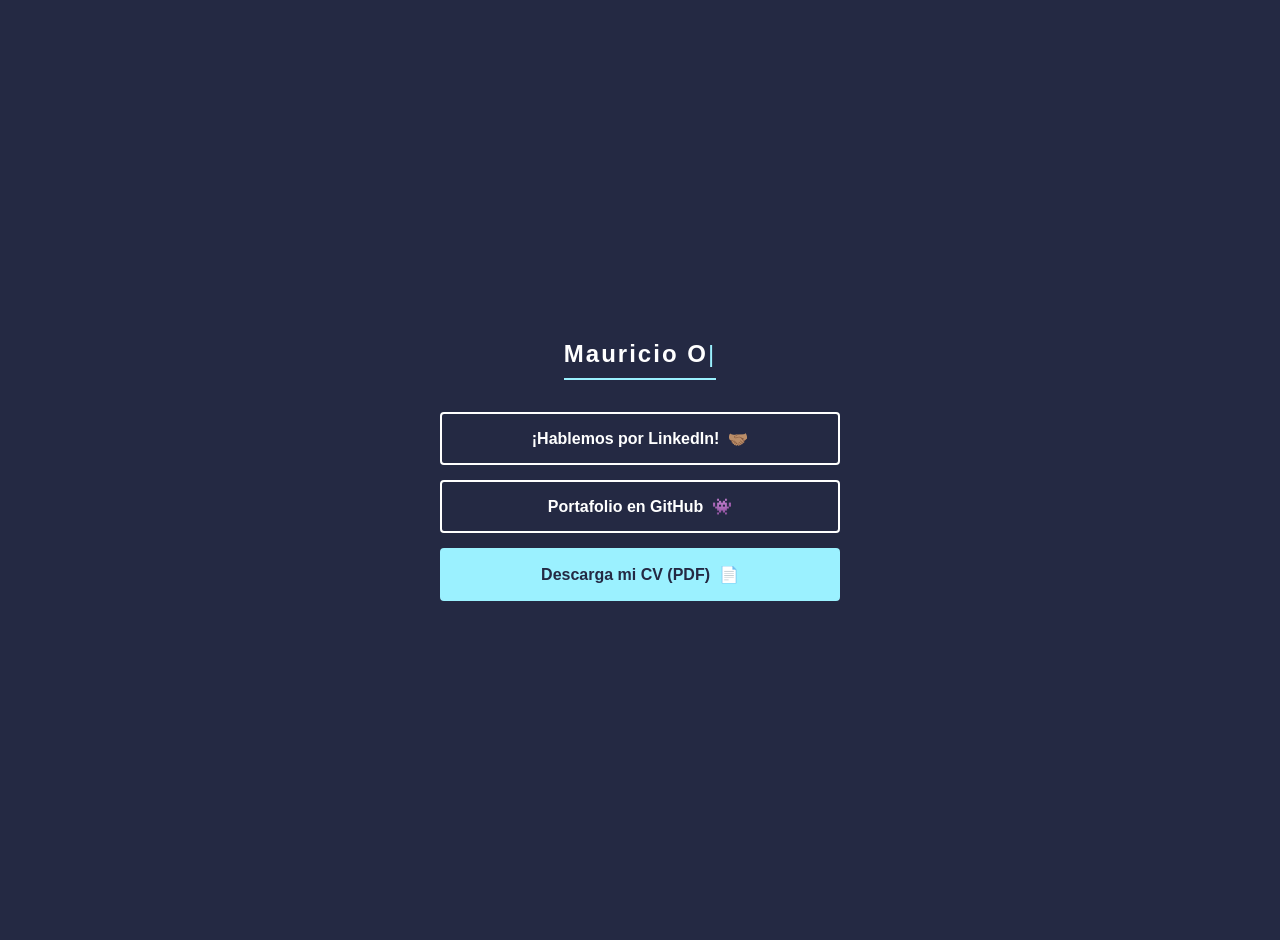
<file: links.html>
<!DOCTYPE HTML>
<html lang="en">
<head>
    <title>mausquerramienta</title>
    <meta charset="utf-8" />
    <meta name="viewport" content="width=device-width, initial-scale=1, user-scalable=no" />
    <style>
        body {
            background-color: #242943;
            color: white;
            font-family: 'Source Sans Pro', sans-serif;
            display: flex;
            flex-direction: column;
            align-items: center;
            justify-content: center;
            min-height: 100vh;
            margin: 0;
            padding: 20px;
        }

        .container {
            width: 100%;
            max-width: 400px;
            text-align: center;
        }

        h1 {
            font-size: 1.5rem;
            margin-bottom: 2rem;
            letter-spacing: 2px;
            border-bottom: 2px solid #9bf1ff;
            display: inline-block;
            padding-bottom: 10px;
        }

        .button {
            display: block;
            width: 100%;
            padding: 15px;
            margin-bottom: 15px;
            text-decoration: none;
            color: white;
            border: 2px solid white;
            border-radius: 4px;
            font-weight: 600;
            transition: all 0.3s ease;
            box-sizing: border-box;
        }

        .button:hover {
            background-color: white;
            color: #242943;
        }

        .button.primary {
            background-color: #9bf1ff;
            border-color: #9bf1ff;
            color: #242943;
        }

        .button.primary:hover {
            background-color: transparent;
            color: #9bf1ff;
        }

        .footer {
            margin-top: 2rem;
            font-size: 0.8rem;
            opacity: 0.6;
        }

        .cursor {
            color: #9bf1ff;
            font-weight: 300;
            animation: blink 1s step-end infinite;
        }

        @keyframes blink {
            0%, 100% { opacity: 1; }
            50% { opacity: 0; }
        }

    </style>
</head>
<body>

    <div class="container">
        <h1><span id="typewriter"></span><span class="cursor">|</span></h1>
        
        <a href="https://www.linkedin.com/in/mauricio-ortegaj" class="button" target="_blank">¡Hablemos por LinkedIn! &nbsp;🤝🏽</a>
        
        <a href="https://github.com/mausquerramienta" class="button" target="_blank">Portafolio en GitHub &nbsp;👾</a>
        
        <a href="assets/docs/Mauricio_Ortega_CV.pdf" class="button primary" download>Descarga mi CV (PDF) &nbsp;📄</a>
    </div>

    <script>
        const text = "Mauricio Ortega"; 
        const speed = 120;
        let i = 0;

        function typeWriter() {
            if (i < text.length) {
                document.getElementById("typewriter").innerHTML += text.charAt(i);
                i++;
                setTimeout(typeWriter, speed);
            }
        }

        window.onload = typeWriter;
    </script>

</body>
</html>
</file>
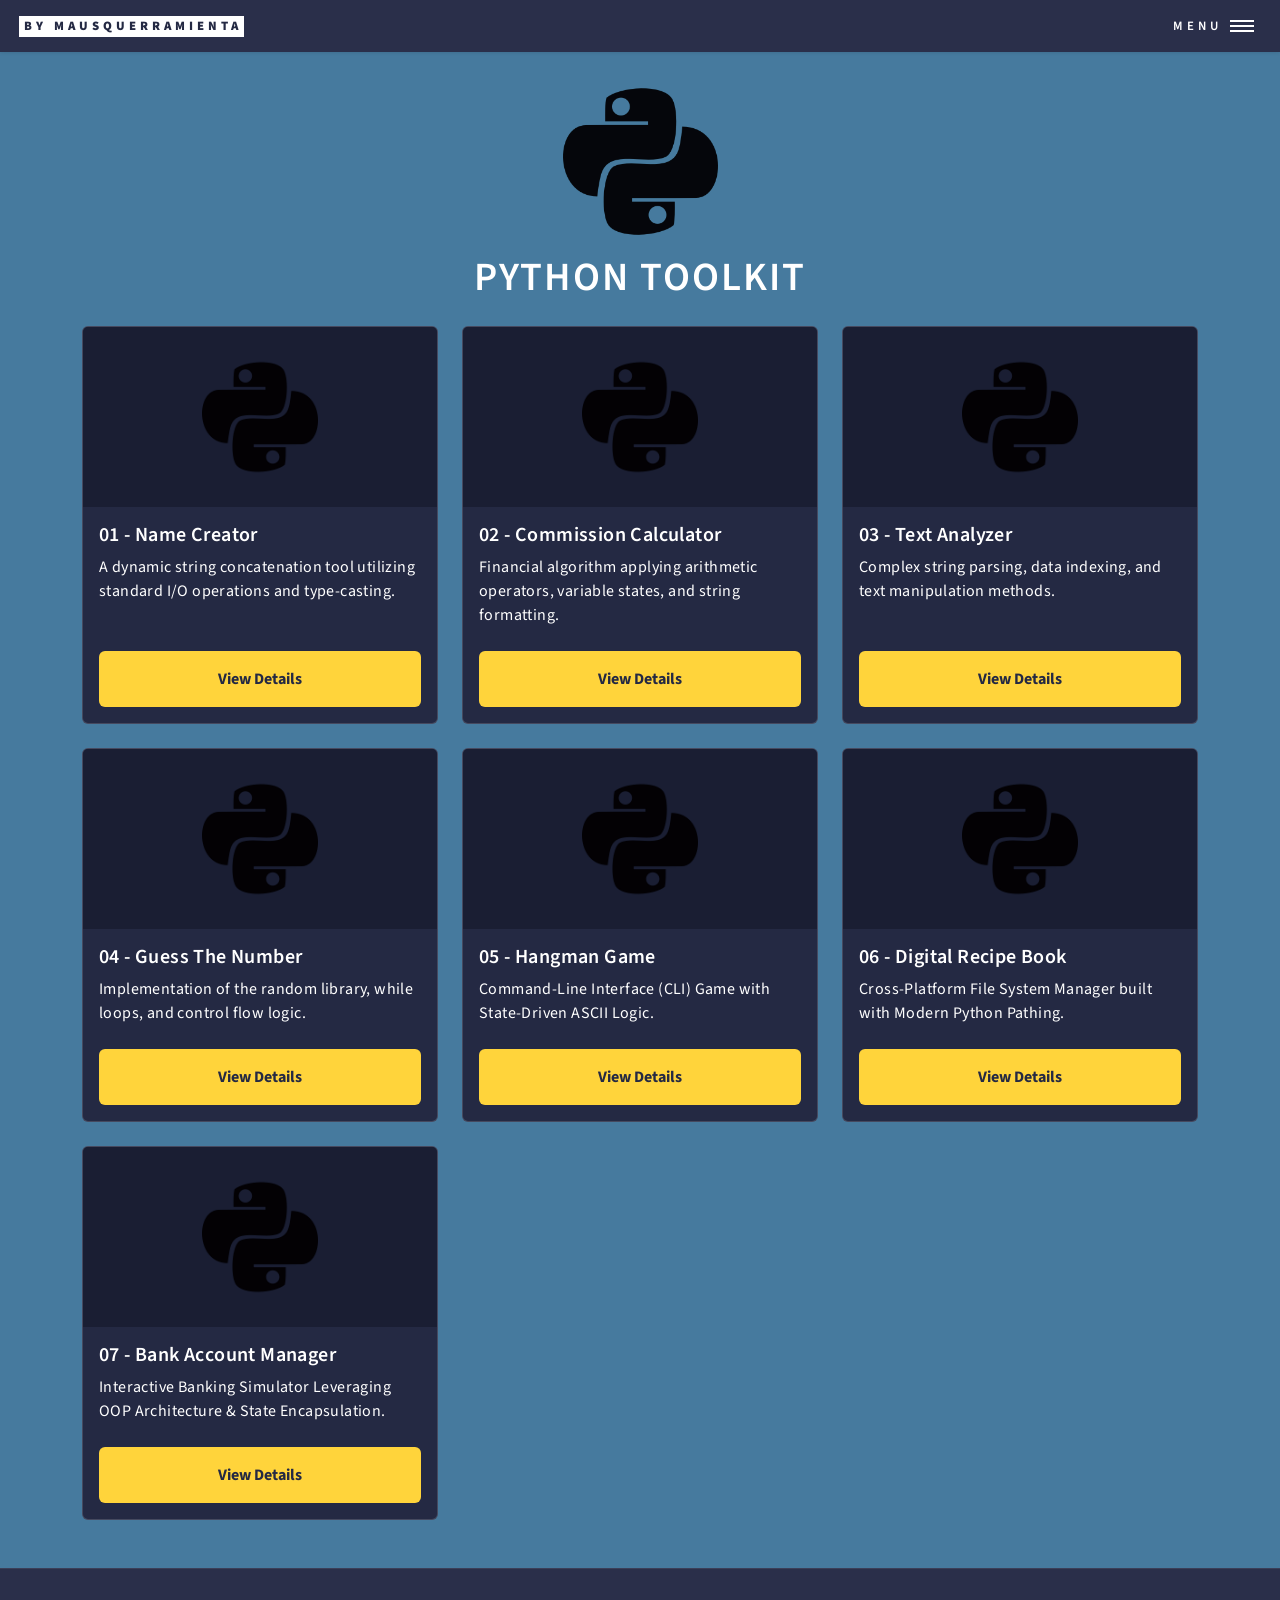
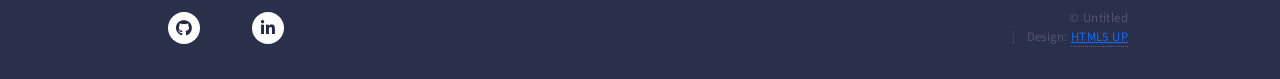
<file: projects/python.html>
<!DOCTYPE html>
<html lang="en">
<head>
    <meta charset="UTF-8">
    <meta name="viewport" content="width=device-width, initial-scale=1.0">
    <title>Python Projects | mausquerramienta</title>
    <link rel="stylesheet" href="../assets/css/main.css" />
    <link href="https://cdn.jsdelivr.net/npm/bootstrap@5.3.2/dist/css/bootstrap.min.css" rel="stylesheet">
    <link rel="stylesheet" href="../assets/css/python.css">
</head>
<body class="is-preload">

    <div id="wrapper">
        <!-- Header -->
        <header id="header">
            <a href="../index.html" class="logo"><strong>by mausquerramienta</strong></a>
            <nav><a href="#menu">Menu</a></nav>
        </header>
        <!-- Menu -->
        <nav id="menu">
            <ul class="links">
                <li><a href="../index.html">Home</a></li>
                <li><a href="../index.html#about">About me</a></li>
                <li><a href="../index.html#cv">CV</a></li>
                <li><a href="../index.html#languages">Tech Stack</a></li>
                <li><a href="../index.html#projects">Projects</a></li>
                <li><a href="../index.html#featured-projects">Featured projects</a></li>
                <li><a href="../index.html#one">Projects by Technology</a></li>
                <li><a href="../index.html#contact">Contact me</a></li>
            </ul>
        </nav>

        <!-- Main -->
        <div class="container mt-4 mb-5 pt-2">
            
            <div class="text-center mb-4">
                <img src="../images/python.png" alt="Python Logo" class="tech-header-logo">
                <h1 class="page-title m-0" style="letter-spacing: 2px;">PYTHON TOOLKIT</h1>
            </div>
            
            <!-- Project Cards -->
            <div class="row row-cols-1 row-cols-md-3 g-4">
                <!-- Project Card 1 -->
                <div class="col">
                    <div class="card h-100">
                        <img src="../images/python.png" class="card-img-top" alt="Python Thumbnail">
                        <div class="card-body d-flex flex-column">
                            <h5 class="card-title">01 - Name Creator</h5>
                            <p class="card-text mb-4">A dynamic string concatenation tool utilizing standard I/O operations and type-casting.</p>
                            <button type="button" class="btn btn-view-details mt-auto" data-bs-toggle="modal" data-bs-target="#modal-proj-1">
                                View Details
                            </button>
                        </div>
                    </div>
                </div>

                <!-- Project Card 2 -->
                <div class="col">
                    <div class="card h-100">
                        <img src="../images/python.png" class="card-img-top" alt="Python Thumbnail">
                        <div class="card-body d-flex flex-column">
                            <h5 class="card-title">02 - Commission Calculator</h5>
                            <p class="card-text mb-4">Financial algorithm applying arithmetic operators, variable states, and string formatting.</p>
                            <button type="button" class="btn btn-view-details mt-auto" data-bs-toggle="modal" data-bs-target="#modal-proj-2">
                                View Details
                            </button>
                        </div>
                    </div>
                </div>

                <!-- Project Card 3 -->
                <div class="col">
                    <div class="card h-100">
                        <img src="../images/python.png" class="card-img-top" alt="Python Thumbnail">
                        <div class="card-body d-flex flex-column">
                            <h5 class="card-title">03 - Text Analyzer</h5>
                            <p class="card-text mb-4">Complex string parsing, data indexing, and text manipulation methods.</p>
                            <button type="button" class="btn btn-view-details mt-auto" data-bs-toggle="modal" data-bs-target="#modal-proj-3">
                                View Details
                            </button>
                        </div>
                    </div>
                </div>

                <!-- Project Card 4 -->
                <div class="col">
                    <div class="card h-100">
                        <img src="../images/python.png" class="card-img-top" alt="Python Thumbnail">
                        <div class="card-body d-flex flex-column">
                            <h5 class="card-title">04 - Guess The Number</h5>
                            <p class="card-text mb-4">Implementation of the random library, while loops, and control flow logic.</p>
                            <button type="button" class="btn btn-view-details mt-auto" data-bs-toggle="modal" data-bs-target="#modal-proj-4">
                                View Details
                            </button>
                        </div>
                    </div>
                </div>
                
                <!-- Project Card 5 -->
                <div class="col">
                    <div class="card h-100">
                        <img src="../images/python.png" class="card-img-top" alt="Python Thumbnail">
                        <div class="card-body d-flex flex-column">
                            <h5 class="card-title">05 - Hangman Game</h5>
                            <p class="card-text mb-4">Command-Line Interface (CLI) Game with State-Driven ASCII Logic.</p>
                            <button type="button" class="btn btn-view-details mt-auto" data-bs-toggle="modal" data-bs-target="#modal-proj-5">
                                View Details
                            </button>
                        </div>
                    </div>
                </div>

                <!-- Project Card 6 -->
                <div class="col">
                    <div class="card h-100">
                        <img src="../images/python.png" class="card-img-top" alt="Python Thumbnail">
                        <div class="card-body d-flex flex-column">
                            <h5 class="card-title">06 - Digital Recipe Book</h5>
                            <p class="card-text mb-4">Cross-Platform File System Manager built with Modern Python Pathing.</p>
                            <button type="button" class="btn btn-view-details mt-auto" data-bs-toggle="modal" data-bs-target="#modal-proj-6">
                                View Details
                            </button>
                        </div>
                    </div>
                </div>

                <!-- Project Card 7 -->
                <div class="col">
                    <div class="card h-100">
                        <img src="../images/python.png" class="card-img-top" alt="Python Thumbnail">
                        <div class="card-body d-flex flex-column">
                            <h5 class="card-title">07 - Bank Account Manager</h5>
                            <p class="card-text mb-4">Interactive Banking Simulator Leveraging OOP Architecture & State Encapsulation.</p>
                            <button type="button" class="btn btn-view-details mt-auto" data-bs-toggle="modal" data-bs-target="#modal-proj-7">
                                View Details
                            </button>
                        </div>
                    </div>
                </div>
            </div>
        </div>
        

        <!-- Project Modals -->
        <!-- Modal for Project 1 -->
        <div class="modal fade" id="modal-proj-1" tabindex="-1" aria-hidden="true">
            <div class="modal-dialog modal-lg modal-dialog-centered modal-dialog-scrollable">
                <div class="modal-content">
                    <div class="modal-header">
                        <h5 class="modal-title fw-bold">01 - Name Creator</h5>
                        <button type="button" class="btn-close" data-bs-dismiss="modal" aria-label="Close"></button>
                    </div>
                    <div class="modal-body">
                        <h6 class="text-dark mb-2">🧠 Core Concepts Applied</h6>
                        <ul>
                            <li>Memory assignment and dynamic variable states.</li>
                            <li>Standard Input/Output logic (<code>print</code>, <code>input</code>).</li>
                            <li>String literal concatenation.</li>
                        </ul>
                        <p class="mb-3">This program prompts the user for specific data points and merges them into a cohesive brand name.</p>
                        
                        <div class="card card-body bg-dark p-0 border-secondary mt-4">
                            <iframe src="https://trinket.io/embed/python3/0dce0dac1476" width="100%" height="356" frameborder="0" marginwidth="0" marginheight="0" allowfullscreen></iframe>
                        </div>
                    </div>
                    <div class="modal-footer justify-content-between">
                        <a href="https://github.com/mausquerramienta/Python-Toolkit/tree/main/01-name-creator" target="_blank" class="btn btn-github">
                            <span class="icon brands fa-github" style="font-size: 1.15rem;"></span>
                            <span>GitHub Code</span>
                        </a>
                        <button type="button" class="btn btn-modal-close" data-bs-dismiss="modal">Close Viewer</button>
                    </div>
                </div>
            </div>
        </div>
        <!-- Modal for Project 2 -->
        <div class="modal fade" id="modal-proj-2" tabindex="-1" aria-hidden="true">
            <div class="modal-dialog modal-lg modal-dialog-centered modal-dialog-scrollable">
                <div class="modal-content">
                    <div class="modal-header">
                        <h5 class="modal-title fw-bold">02 - Commission Calculator</h5>
                        <button type="button" class="btn-close" data-bs-dismiss="modal" aria-label="Close"></button>
                    </div>
                    <div class="modal-body">
                        <h6 class="text-dark mb-2">🧠 Core Concepts Applied</h6>
                        <ul>
                            <li>Input sanitization and explicit type-casting (<code>float()</code>).</li>
                            <li>Arithmetic operators and float rounding.</li>
                            <li>Dynamic <i>f-string</i> interpolation.</li>
                        </ul>
                        <p class="mb-3">A financial algorithm computing a fixed 13% commission rate over raw sales revenue.</p>
                        
                        <div class="card card-body bg-dark p-0 border-secondary mt-4">
                            <iframe src="https://trinket.io/embed/python3/ebf1c2c71de5" width="100%" height="356" frameborder="0" marginwidth="0" marginheight="0" allowfullscreen></iframe>
                        </div>
                    </div>
                    <div class="modal-footer justify-content-between">
                        <a href="https://github.com/mausquerramienta/Python-Toolkit/tree/main/02-commission-calculator" target="_blank" class="btn btn-github">
                            <span class="icon brands fa-github"></span><span>GitHub Code</span>
                        </a>
                        <button type="button" class="btn btn-modal-close" data-bs-dismiss="modal">Close Viewer</button>
                    </div>
                </div>
            </div>
        </div>
        <!-- Modal for Project 3 -->
        <div class="modal fade" id="modal-proj-3" tabindex="-1" aria-hidden="true">
            <div class="modal-dialog modal-lg modal-dialog-centered modal-dialog-scrollable">
                <div class="modal-content">
                    <div class="modal-header">
                        <h5 class="modal-title fw-bold">03 - Text Analyzer</h5>
                        <button type="button" class="btn-close" data-bs-dismiss="modal" aria-label="Close"></button>
                    </div>
                    <div class="modal-body">
                        <h6 class="text-dark mb-2">🧠 Core Concepts Applied</h6>
                        <ul>
                            <li>String manipulation methods (<code>.lower()</code>, <code>.split()</code>).</li>
                            <li>Zero-based indexing and sequence slicing (<code>[::-1]</code>).</li>
                            <li>Dictionary hash-maps for lookups.</li>
                        </ul>
                        <p class="mb-3">A robust parser evaluating character frequencies and inverted sequences without conditional loops.</p>
                        
                        <div class="card card-body bg-dark p-0 border-secondary mt-4">
                            <iframe src="https://trinket.io/embed/python3/d4940463b62d" width="100%" height="356" frameborder="0" marginwidth="0" marginheight="0" allowfullscreen></iframe>
                        </div>
                    </div>
                    <div class="modal-footer justify-content-between">
                        <a href="https://github.com/mausquerramienta/Python-Toolkit/tree/main/03-text-analyzer" target="_blank" class="btn btn-github">
                            <span class="icon brands fa-github"></span><span>GitHub Code</span>
                        </a>
                        <button type="button" class="btn btn-modal-close" data-bs-dismiss="modal">Close Viewer</button>
                    </div>
                </div>
            </div>
        </div>
        <!-- Modal for Project 4 -->
        <div class="modal fade" id="modal-proj-4" tabindex="-1" aria-hidden="true">
            <div class="modal-dialog modal-lg modal-dialog-centered modal-dialog-scrollable">
                <div class="modal-content">
                    <div class="modal-header">
                        <h5 class="modal-title fw-bold">04 - Guess The Number</h5>
                        <button type="button" class="btn-close" data-bs-dismiss="modal" aria-label="Close"></button>
                    </div>
                    <div class="modal-body">
                        <h6 class="text-dark mb-2">🧠 Core Concepts Applied</h6>
                        <ul>
                            <li>Control Flow (<code>if</code>, <code>elif</code>, <code>else</code>).</li>
                            <li>Loops & Execution Control (<code>while</code>).</li>
                            <li>The <code>random</code> Library.</li>
                        </ul>
                        <p class="mb-3">An interactive terminal game challenging the user to guess a dynamically generated secret number.</p>
                        
                        <div class="card card-body bg-dark p-0 border-secondary mt-4">
                            <iframe src="https://trinket.io/embed/python3/4d46f3d9c4bf" width="100%" height="356" frameborder="0" marginwidth="0" marginheight="0" allowfullscreen></iframe>
                        </div>
                    </div>
                    <div class="modal-footer justify-content-between">
                        <a href="https://github.com/mausquerramienta/Python-Toolkit/tree/main/04-guess-the-number" target="_blank" class="btn btn-github">
                            <span class="icon brands fa-github"></span><span>GitHub Code</span>
                        </a>
                        <button type="button" class="btn btn-modal-close" data-bs-dismiss="modal">Close Viewer</button>
                    </div>
                </div>
            </div>
        </div>
        <!-- Modal for Project 5 -->
        <div class="modal fade" id="modal-proj-5" tabindex="-1" aria-hidden="true">
            <div class="modal-dialog modal-lg modal-dialog-centered modal-dialog-scrollable">
                <div class="modal-content">
                    <div class="modal-header">
                        <h5 class="modal-title fw-bold">05 - Hangman Game</h5>
                        <button type="button" class="btn-close" data-bs-dismiss="modal" aria-label="Close"></button>
                    </div>
                    <div class="modal-body">
                        <h6 class="text-dark mb-2">🧠 Core Concepts Applied</h6>
                        <ul>
                            <li>Designed a highly modular software architecture using single-responsibility functions, improving code readability and future scalability.</li>
                            <li>Leveraged Python <code>set</code> structures for efficient, O(1) time-complexity comparisons to validate win conditions seamlessly.</li>
                            <li>Built a robust data validation engine to safely handle unexpected user inputs and maintain continuous game loops without execution crashes.</li>
                        </ul>
                        <p class="mb-3">A terminal-based word guessing game utilizing conditional states and dynamic ASCII art rendering.</p>
                        
                        <div class="card card-body bg-dark p-0 border-secondary mt-4">
                            <iframe src="https://trinket.io/embed/python3/49b543883864" width="100%" height="356" frameborder="0" marginwidth="0" marginheight="0" allowfullscreen></iframe>
                        </div>
                    </div>
                    <div class="modal-footer justify-content-between">
                        <a href="https://github.com/mausquerramienta/Python-Toolkit/tree/main/05-hangman-game" target="_blank" class="btn btn-github">
                            <span class="icon brands fa-github" style="font-size: 1.15rem;"></span>
                            <span>GitHub Code</span>
                        </a>
                        <button type="button" class="btn btn-modal-close" data-bs-dismiss="modal">Close Viewer</button>
                    </div>
                </div>
            </div>
        </div>
        <!-- Modal for Project 6 -->
        <div class="modal fade" id="modal-proj-6" tabindex="-1" aria-hidden="true">
            <div class="modal-dialog modal-lg modal-dialog-centered modal-dialog-scrollable">
                <div class="modal-content">
                    <div class="modal-header">
                        <h5 class="modal-title fw-bold">06 - Digital Recipe Book</h5>
                        <button type="button" class="btn-close" data-bs-dismiss="modal" aria-label="Close"></button>
                    </div>
                    <div class="modal-body">
                        <h6 class="text-dark mb-2">🧠 Core Concepts Applied</h6>
                        <ul>
                            <li>Implemented Python’s modern object-oriented <code>pathlib</code> framework to deliver an environment-agnostic system that safely maps relative directories across Windows, macOS, and Linux.</li>
                            <li>Secured data integrity by engineering safe file I/O operations (<code>.read_text()</code> / <code>.write_text()</code>) to eliminate memory leaks and runtime decoding crashes.</li>
                            <li>Utilized advanced structural pattern matching (<code>match-case</code>) to efficiently manage data routing and handle dynamic directory/file modifications.</li>
                        </ul>
                        <p class="mb-3">A comprehensive command-line tool interacting directly with the OS file system to create, read, and delete localized text data.</p>
                        
                        <div class="card card-body bg-dark p-0 border-secondary mt-4">
                            <iframe src="https://trinket.io/embed/python3/30e6415c9ac8" width="100%" height="356" frameborder="0" marginwidth="0" marginheight="0" allowfullscreen></iframe>
                        </div>
                    </div>
                    <div class="modal-footer justify-content-between">
                        <a href="https://github.com/mausquerramienta/Python-Toolkit/tree/main/06-recipe-book" target="_blank" class="btn btn-github">
                            <span class="icon brands fa-github" style="font-size: 1.15rem;"></span>
                            <span>GitHub Code</span>
                        </a>
                        <button type="button" class="btn btn-modal-close" data-bs-dismiss="modal">Close Viewer</button>
                    </div>
                </div>
            </div>
        </div>
        <!-- Modal for Project 7 -->
        <div class="modal fade" id="modal-proj-7" tabindex="-1" aria-hidden="true">
            <div class="modal-dialog modal-lg modal-dialog-centered modal-dialog-scrollable">
                <div class="modal-content">
                    <div class="modal-header">
                        <h5 class="modal-title fw-bold">07 - Bank Account Manager</h5>
                        <button type="button" class="btn-close" data-bs-dismiss="modal" aria-label="Close"></button>
                    </div>
                    <div class="modal-body">
                        <h6 class="text-dark mb-2">🧠 Core Concepts Applied</h6>
                        <ul>
                            <li>Engineered a clean OOP hierarchy utilizing class inheritance (<code>Client</code> inheriting from <code>Person</code>) to optimize code reusability.</li>
                            <li>Enforced data encapsulation by strictly isolating state mutations (monetary balance), preventing direct external access and channeling transactions through validated class methods.</li>
                            <li>Enhanced User Experience (UX) by embedding conditional transaction logic loops that handle insufficient funds and validate inputs prior to execution.</li>
                        </ul>
                        <p class="mb-3">A terminal-based banking simulator demonstrating the principles of Object-Oriented Programming (OOP) and state encapsulation.</p>
                        
                        <div class="card card-body bg-dark p-0 border-secondary mt-4">
                            <iframe src="https://trinket.io/embed/python3/3a1ce1519b7c" width="100%" height="356" frameborder="0" marginwidth="0" marginheight="0" allowfullscreen></iframe>
                        </div>
                    </div>
                    <div class="modal-footer justify-content-between">
                        <a href="https://github.com/mausquerramienta/Python-Toolkit/tree/main/07-bank-account" target="_blank" class="btn btn-github">
                            <span class="icon brands fa-github" style="font-size: 1.15rem;"></span>
                            <span>GitHub Code</span>
                        </a>
                        <button type="button" class="btn btn-modal-close" data-bs-dismiss="modal">Close Viewer</button>
                    </div>
                </div>
            </div>
        </div>

        <!-- Footer -->
        <footer id="footer">
            <div class="inner">
                <ul class="icons">
                    <li><a href="https://github.com/mausquerramienta" class="icon brands alt fa-github" target="_blank"><span class="label">GitHub</span></a></li>
                    <li><a href="https://www.linkedin.com/in/mauricio-ortegaj" class="icon brands alt fa-linkedin-in" target="_blank"><span class="label">LinkedIn</span></a></li>
                </ul>
                <ul class="copyright"><li>&copy; Untitled</li><li>Design: <a href="https://html5up.net">HTML5 UP</a></li></ul>
            </div>
        </footer>

    </div> 

    <script src="https://cdn.jsdelivr.net/npm/bootstrap@5.3.2/dist/js/bootstrap.bundle.min.js"></script>
    <script src="../assets/js/jquery.min.js"></script>
    <script src="../assets/js/jquery.scrolly.min.js"></script>
    <script src="../assets/js/jquery.scrollex.min.js"></script>
    <script src="../assets/js/browser.min.js"></script>
    <script src="../assets/js/breakpoints.min.js"></script>
    <script src="../assets/js/util.js"></script>
    <script src="../assets/js/main.js"></script>

</body>
</html>
</file>
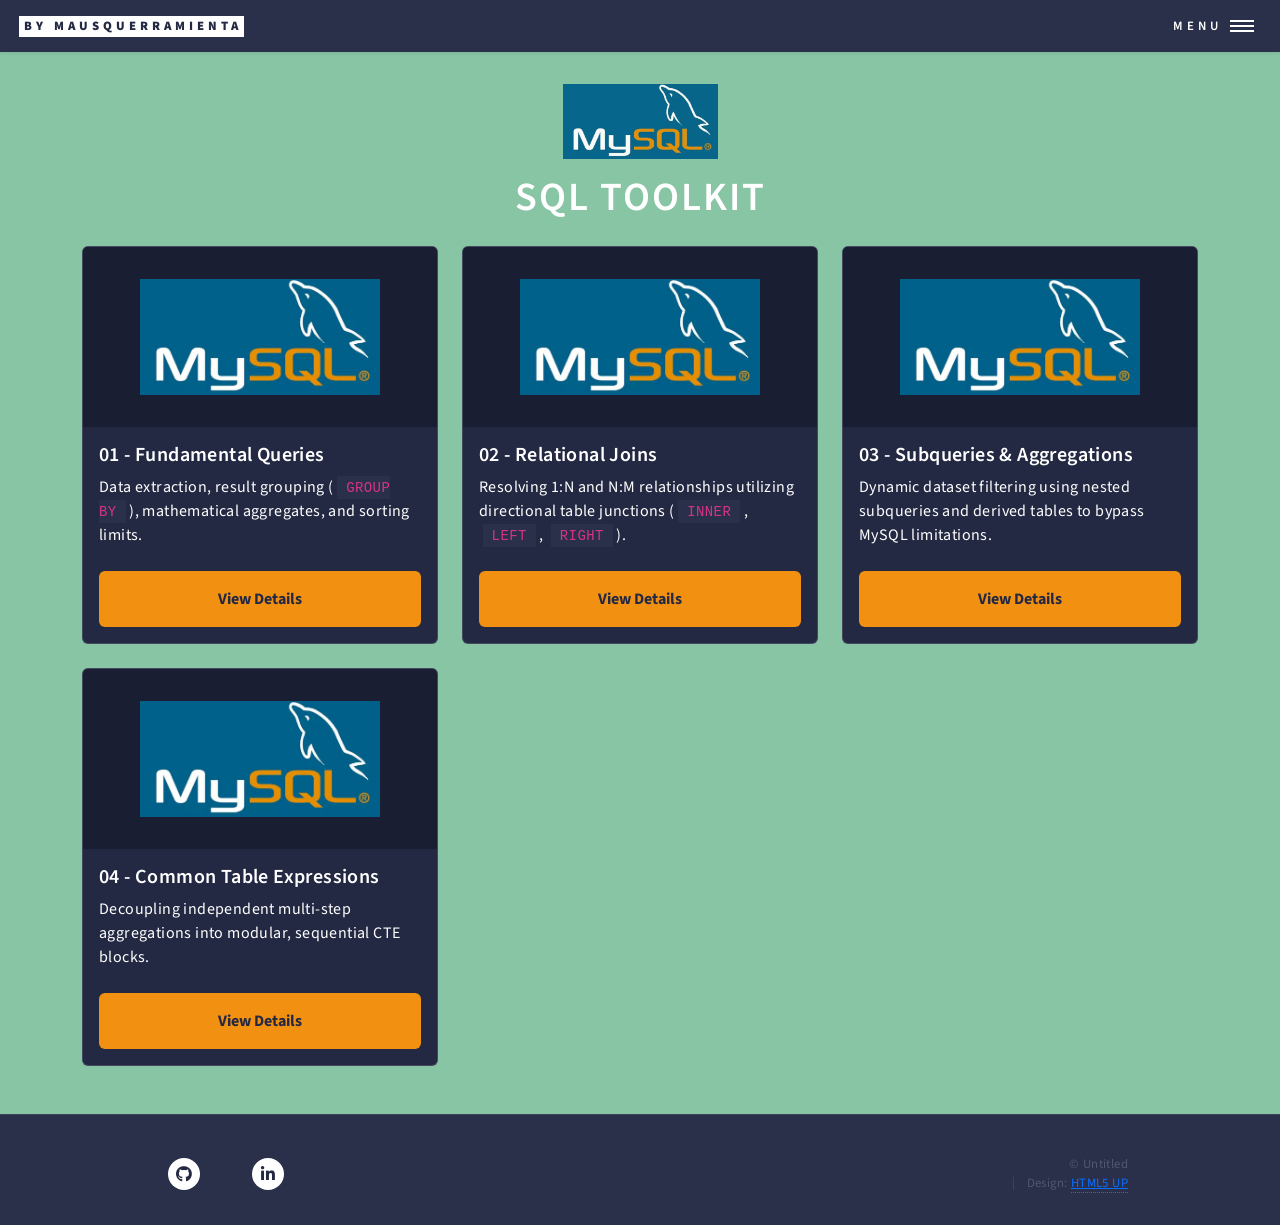
<file: projects/sql.html>
<!DOCTYPE html>
<html lang="en">
<head>
    <meta charset="UTF-8">
    <meta name="viewport" content="width=device-width, initial-scale=1.0">
    <title>SQL Projects | mausquerramienta</title>
    <link rel="stylesheet" href="../assets/css/main.css" />
    <link href="https://cdn.jsdelivr.net/npm/bootstrap@5.3.2/dist/css/bootstrap.min.css" rel="stylesheet">
    <link rel="stylesheet" href="../assets/css/sql.css">
</head>
<body class="is-preload">

    <div id="wrapper">
        <!-- Header -->
        <header id="header">
            <a href="../index.html" class="logo"><strong>by mausquerramienta</strong></a>
            <nav><a href="#menu">Menu</a></nav>
        </header>

        <nav id="menu">
            <ul class="links">
                <li><a href="../index.html">Home</a></li>
                <li><a href="../index.html#about">About me</a></li>
                <li><a href="../index.html#cv">CV</a></li>
                <li><a href="../index.html#languages">Tech Stack</a></li>
                <li><a href="../index.html#projects">Projects</a></li>
                <li><a href="../index.html#featured-projects">Featured projects</a></li>
                <li><a href="../index.html#one">Projects by Technology</a></li>
                <li><a href="../index.html#contact">Contact me</a></li>
            </ul>
        </nav>

        <!-- Main -->
        <div class="container mt-4 mb-5 pt-2">
            
            <div class="text-center mb-4">
                <img src="../images/mysql.jpg" alt="Technology Logo" class="tech-header-logo">
                <h1 class="page-title m-0" style="letter-spacing: 2px;">SQL TOOLKIT</h1>
            </div>
            
            <div class="row row-cols-1 row-cols-md-3 g-4">
                <!-- Project Cards -->
                <!-- Project 1 -->
                <div class="col">
                    <div class="card h-100">
                        <img src="../images/mysql.jpg" class="card-img-top" alt="Project Thumbnail">
                        <div class="card-body d-flex flex-column">
                            <h5 class="card-title">01 - Fundamental Queries</h5>
                            <p class="card-text mb-4">Data extraction, result grouping (<code>GROUP BY</code>), mathematical aggregates, and sorting limits.</p>
                            <button type="button" class="btn btn-view-details mt-auto" data-bs-toggle="modal" data-bs-target="#modal-proj-1">
                                View Details
                            </button>
                        </div>
                    </div>
                </div>
                <!-- Project 2 -->
                <div class="col">
                    <div class="card h-100">
                        <img src="../images/mysql.jpg" class="card-img-top" alt="Project Thumbnail">
                        <div class="card-body d-flex flex-column">
                            <h5 class="card-title">02 - Relational Joins</h5>
                            <p class="card-text mb-4">Resolving 1:N and N:M relationships utilizing directional table junctions (<code>INNER</code>, <code>LEFT</code>, <code>RIGHT</code>).</p>
                            <button type="button" class="btn btn-view-details mt-auto" data-bs-toggle="modal" data-bs-target="#modal-proj-2">
                                View Details
                            </button>
                        </div>
                    </div>
                </div>
                <!-- Project 3 -->
                <div class="col">
                    <div class="card h-100">
                        <img src="../images/mysql.jpg" class="card-img-top" alt="Project Thumbnail">
                        <div class="card-body d-flex flex-column">
                            <h5 class="card-title">03 - Subqueries & Aggregations</h5>
                            <p class="card-text mb-4">Dynamic dataset filtering using nested subqueries and derived tables to bypass MySQL limitations.</p>
                            <button type="button" class="btn btn-view-details mt-auto" data-bs-toggle="modal" data-bs-target="#modal-proj-3">
                                View Details
                            </button>
                        </div>
                    </div>
                </div>
                <!-- Project 4 -->
                <div class="col">
                    <div class="card h-100">
                        <img src="../images/mysql.jpg" class="card-img-top" alt="Project Thumbnail">
                        <div class="card-body d-flex flex-column">
                            <h5 class="card-title">04 - Common Table Expressions</h5>
                            <p class="card-text mb-4">Decoupling independent multi-step aggregations into modular, sequential CTE blocks.</p>
                            <button type="button" class="btn btn-view-details mt-auto" data-bs-toggle="modal" data-bs-target="#modal-proj-4">
                                View Details
                            </button>
                        </div>
                    </div>
                </div>

            </div>
        </div>

        <!-- Project Modals -->
        <!-- Modal for Project 1 -->
        <div class="modal fade" id="modal-proj-1" tabindex="-1" aria-hidden="true">
            <div class="modal-dialog modal-xl modal-dialog-centered modal-dialog-scrollable">
                <div class="modal-content">
                    <div class="modal-header">
                        <h5 class="modal-title fw-bold">01 - Fundamental Queries</h5>
                        <button type="button" class="btn-close" data-bs-dismiss="modal" aria-label="Close"></button>
                    </div>
                    <div class="modal-body">
                        
                        <h6 class="text-dark mb-2">🧠 Core Concepts Applied</h6>
                        <ul>
                            <li>Data extraction and column aliasing (<code>SELECT</code>, <code>AS</code>).</li>
                            <li>Result set collapsing (<code>GROUP BY</code>).</li>
                            <li>Mathematical aggregations (<code>COUNT()</code>, <code>AVG()</code>).</li>
                        </ul>
                        <p class="mb-4">Transforms raw operational data into analytical insights without relying on complex table junctions.</p>
                        
                        <ul class="nav nav-tabs mb-3" role="tablist">
                            <li class="nav-item" role="presentation">
                                <button class="nav-link active" id="tab-runner-1" data-bs-toggle="tab" data-bs-target="#canvas-runner-1" type="button" role="tab">
                                    ▶ Live Query Runner
                                </button>
                            </li>
                            <li class="nav-item" role="presentation">
                                <button class="nav-link" id="tab-schema-1" data-bs-toggle="tab" data-bs-target="#canvas-schema-1" type="button" role="tab">
                                    📐 Interactive Schema (ERD)
                                </button>
                            </li>
                        </ul>

                        <div class="tab-content">
                            <div class="tab-pane fade show active" id="canvas-runner-1" role="tabpanel">
                                <div class="card card-body bg-dark p-0 border-secondary">
                                    <iframe src="https://onecompiler.com/mysql/44t6ux6uk?hideLanguageSelection=true&hideTitle=true" width="100%" height="420" frameborder="0"></iframe>
                                </div>
                            </div>
                            <div class="tab-pane fade" id="canvas-schema-1" role="tabpanel">
                                <div class="card card-body bg-dark p-0 border-secondary">
                                    <iframe src="https://dbdiagram.io/e/6a3aed14d0074fe75d0a851e/6a3aed1ad0074fe75d0a8557" width="100%" height="450" frameborder="0" style="background: #ffffff;"></iframe>
                                </div>
                            </div>
                        </div>

                    </div>
                    <div class="modal-footer justify-content-between">
                        <a href="https://github.com/mausquerramienta/SQL-Toolkit/tree/main/01-fundamental-queries" target="_blank" class="btn btn-github">
                            <span class="icon brands fa-github" style="font-size: 1.15rem;"></span>
                            <span>GitHub Code</span>
                        </a>
                        <button type="button" class="btn btn-modal-close" data-bs-dismiss="modal">Close Viewer</button>
                    </div>
                </div>
            </div>
        </div>
        <!-- Modal for Project 2 -->
        <div class="modal fade" id="modal-proj-2" tabindex="-1" aria-hidden="true">
            <div class="modal-dialog modal-xl modal-dialog-centered modal-dialog-scrollable">
                <div class="modal-content">
                    <div class="modal-header border-0">
                        <h5 class="modal-title fw-bold">02 - Relational Joins</h5>
                        <button type="button" class="btn-close" data-bs-dismiss="modal" aria-label="Close"></button>
                    </div>
                    <div class="modal-body">
                        <h6 class="mb-2 fw-bold">🧠 Core Concepts Applied</h6>
                        <ul>
                            <li>Directional table junctions (<code>INNER JOIN</code>, <code>LEFT JOIN</code>).</li>
                            <li>Resolving 1:N and N:M database relationships.</li>
                            <li>Multi-table filtering across primary and foreign keys.</li>
                        </ul>
                        <p class="mb-4">Connects isolated dimension and fact tables to rebuild complete business entities.</p>
                        
                        <ul class="nav nav-tabs mb-3" role="tablist">
                            <li class="nav-item"><button class="nav-link active fw-bold" data-bs-toggle="tab" data-bs-target="#run-sql-2" type="button">▶ Live Runner</button></li>
                            <li class="nav-item"><button class="nav-link fw-bold" id="tab-schema-2" data-bs-toggle="tab" data-bs-target="#schema-sql-2" type="button">📐 ERD Schema</button></li>
                        </ul>
                        <div class="tab-content">
                            <div class="tab-pane fade show active" id="run-sql-2"><div class="card card-body bg-dark p-0"><iframe src="https://onecompiler.com/embed/mysql/44td8nw77?hideLanguageSelection=true&hideTitle=true" width="100%" height="420" frameborder="0"></iframe></div></div>
                            <div class="tab-pane fade" id="schema-sql-2"><div class="card card-body bg-dark p-0"><iframe src="https://dbdiagram.io/e/6a3aed14d0074fe75d0a851e/6a3aed1ad0074fe75d0a8557" width="100%" height="450" frameborder="0" style="background:#fff;"></iframe></div></div>
                        </div>
                    </div>
                    <div class="modal-footer justify-content-between">
                        <a href="https://github.com/mausquerramienta/SQL-Toolkit/tree/main/02-relational-joins" target="_blank" class="btn btn-github"><span class="icon brands fa-github"></span><span>GitHub Code</span></a>
                        <button type="button" class="btn btn-modal-close" data-bs-dismiss="modal">Close Viewer</button>
                    </div>
                </div>
            </div>
        </div>

        <!-- Modal for Project 3 -->
        <div class="modal fade" id="modal-proj-3" tabindex="-1" aria-hidden="true">
            <div class="modal-dialog modal-xl modal-dialog-centered modal-dialog-scrollable">
                <div class="modal-content">
                    <div class="modal-header">
                        <h5 class="modal-title fw-bold">03 - Subqueries</h5>
                        <button type="button" class="btn-close" data-bs-dismiss="modal"></button>
                    </div>
                    <div class="modal-body">
                        <h6 class="mb-2 fw-bold">🧠 Core Concepts Applied</h6>
                        <ul>
                            <li>Nested Subqueries (<code>WHERE ... IN</code>) for dynamic dataset filtering.</li>
                            <li>Derived Tables (<code>AS top3</code>) to bypass MySQL restrictions on <code>LIMIT</code> inside <code>IN</code>.</li>
                            <li>Multi-table joins combined with <code>AVG()</code> and <code>ROUND()</code> analytical metrics.</li>
                        </ul>
                        <p class="mb-4">Identifies shows from the top three most popular TV genres and calculates their overall average IMDb rating based on individual episode performance.</p>
                        
                        <ul class="nav nav-tabs mb-3" role="tablist">
                            <li class="nav-item"><button class="nav-link active fw-bold" data-bs-toggle="tab" data-bs-target="#run-sql-3" type="button">▶ Live Runner</button></li>
                            <li class="nav-item"><button class="nav-link fw-bold" id="tab-schema-3" data-bs-toggle="tab" data-bs-target="#schema-sql-3" type="button">📐 ERD Schema</button></li>
                        </ul>
                        <div class="tab-content">
                            <div class="tab-pane fade show active" id="run-sql-3"><div class="card card-body bg-dark p-0"><iframe src="https://onecompiler.com/embed/mysql/44tdb8fn6?hideLanguageSelection=true&hideTitle=true" width="100%" height="420" frameborder="0"></iframe></div></div>
                            <div class="tab-pane fade" id="schema-sql-3"><div class="card card-body bg-dark p-0"><iframe src="https://dbdiagram.io/e/6a3aed14d0074fe75d0a851e/6a3aed1ad0074fe75d0a8557" width="100%" height="450" frameborder="0" style="background:#fff;"></iframe></div></div>
                        </div>
                    </div>
                    <div class="modal-footer justify-content-between">
                        <a href="https://github.com/mausquerramienta/SQL-Toolkit/tree/main/03-subqueries-and-aggregations" target="_blank" class="btn btn-github"><span class="icon brands fa-github"></span><span>GitHub Code</span></a>
                        <button type="button" class="btn btn-modal-close" data-bs-dismiss="modal">Close Viewer</button>
                    </div>
                </div>
            </div>
        </div>

        <!-- Modal for Project 4 -->
        <div class="modal fade" id="modal-proj-4" tabindex="-1" aria-hidden="true">
            <div class="modal-dialog modal-xl modal-dialog-centered modal-dialog-scrollable">
                <div class="modal-content">
                    <div class="modal-header">
                        <h5 class="modal-title fw-bold">04 - Window Functions</h5>
                        <button type="button" class="btn-close" data-bs-dismiss="modal"></button>
                    </div>
                    <div class="modal-body">
                        <h6 class="mb-2 fw-bold">🧠 Core Concepts Applied</h6>
                        <ul>
                            <li>Common Table Expressions (<code>WITH</code> clause) for modular query architecture.</li>
                            <li>Chaining sequential CTEs (<code>ShowAverages</code>, <code>ShowTotals</code>) to avoid deep subquery nesting.</li>
                            <li>Multi-table joins uniting dimension tables with multiple derived fact tables simultaneously.</li>
                        </ul>
                        <p class="mb-4">Evaluates overall TV series success by decoupling volume metrics (total episodes) from quality metrics (average audience rating) into clean, readable blocks.</p>
                        
                        <ul class="nav nav-tabs mb-3" role="tablist">
                            <li class="nav-item"><button class="nav-link active fw-bold" data-bs-toggle="tab" data-bs-target="#run-sql-4" type="button">▶ Live Runner</button></li>
                            <li class="nav-item"><button class="nav-link fw-bold" id="tab-schema-4" data-bs-toggle="tab" data-bs-target="#schema-sql-4" type="button">📐 ERD Schema</button></li>
                        </ul>
                        <div class="tab-content">
                            <div class="tab-pane fade show active" id="run-sql-4"><div class="card card-body bg-dark p-0"><iframe src="https://onecompiler.com/embed/mysql/44tdbcbux?hideLanguageSelection=true&hideTitle=true" width="100%" height="420" frameborder="0"></iframe></div></div>
                            <div class="tab-pane fade" id="schema-sql-4"><div class="card card-body bg-dark p-0"><iframe src="https://dbdiagram.io/e/6a3aed14d0074fe75d0a851e/6a3aed1ad0074fe75d0a8557" width="100%" height="450" frameborder="0" style="background:#fff;"></iframe></div></div>
                        </div>
                    </div>
                    <div class="modal-footer justify-content-between">
                        <a href="https://github.com/mausquerramienta/SQL-Toolkit/tree/main/04-common-table-expressions" target="_blank" class="btn btn-github"><span class="icon brands fa-github"></span><span>GitHub Code</span></a>
                        <button type="button" class="btn btn-modal-close" data-bs-dismiss="modal">Close Viewer</button>
                    </div>
                </div>
            </div>
        </div>

        <!-- Footer -->
        <footer id="footer">
            <div class="inner">
                <ul class="icons">
                    <li><a href="https://github.com/mausquerramienta" class="icon brands alt fa-github" target="_blank"><span class="label">GitHub</span></a></li>
                    <li><a href="https://www.linkedin.com/in/mauricio-ortegaj" class="icon brands alt fa-linkedin-in" target="_blank"><span class="label">LinkedIn</span></a></li>
                </ul>
                <ul class="copyright"><li>&copy; Untitled</li><li>Design: <a href="https://html5up.net">HTML5 UP</a></li></ul>
            </div>
        </footer>

    </div> 

    <script src="https://cdn.jsdelivr.net/npm/bootstrap@5.3.2/dist/js/bootstrap.bundle.min.js"></script>
    <script src="../assets/js/jquery.min.js"></script>
    <script src="../assets/js/jquery.scrolly.min.js"></script>
    <script src="../assets/js/jquery.scrollex.min.js"></script>
    <script src="../assets/js/browser.min.js"></script>
    <script src="../assets/js/breakpoints.min.js"></script>
    <script src="../assets/js/util.js"></script>
    <script src="../assets/js/main.js"></script>

    <script>
        document.addEventListener('shown.bs.tab', function (event) {
            if (event.target.id === 'tab-schema-1') {
                let ifr = document.querySelector('#schema-sql-1 iframe');
                ifr.src = ifr.src; 
            }
            if (event.target.id === 'tab-schema-2') {
                let ifr = document.querySelector('#schema-sql-2 iframe');
                ifr.src = ifr.src; 
            }
            if (event.target.id === 'tab-schema-3') {
                let ifr = document.querySelector('#schema-sql-3 iframe');
                ifr.src = ifr.src; 
            }
            if (event.target.id === 'tab-schema-4') {
                let ifr = document.querySelector('#schema-sql-4 iframe');
                ifr.src = ifr.src; 
            }
        });
    </script>

</body>
</html>
</file>
<file: assets/css/main.css>
/* ==========================================================================
   FORTY by HTML5 UP (Customized by Mauricio Ortega)
   ==========================================================================
   TABLA DE CONTENIDO (TOC):
   01. Reset & Variables Base ......... Line ~25
   02. Typography & Headings .......... Line ~180
   03. Layout (Header, Menu, Footer) .. Line ~650
   04. Components (Tiles, Buttons) .... Line ~1400
   
   ➔ [ EXTENSIÓN PERSONALIZADA ] ...... IR AL FINAL DEL ARCHIVO
   ========================================================================== */

@import url(fontawesome-all.min.css);
@import url("https://fonts.googleapis.com/css?family=Source+Sans+Pro:300,300italic,600,600italic");

/*
	Forty by HTML5 UP
	html5up.net | @ajlkn
	Free for personal and commercial use under the CCA 3.0 license (html5up.net/license)
*/

html, body, div, span, applet, object,
iframe, h1, h2, h3, h4, h5, h6, p, blockquote,
pre, a, abbr, acronym, address, big, cite,
code, del, dfn, em, img, ins, kbd, q, s, samp,
small, strike, strong, sub, sup, tt, var, b,
u, i, center, dl, dt, dd, ol, ul, li, fieldset,
form, label, legend, table, caption, tbody,
tfoot, thead, tr, th, td, article, aside,
canvas, details, embed, figure, figcaption,
footer, header, hgroup, menu, nav, output, ruby,
section, summary, time, mark, audio, video {
	margin: 0;
	padding: 0;
	border: 0;
	font-size: 100%;
	font: inherit;
	vertical-align: baseline;}

article, aside, details, figcaption, figure,
footer, header, hgroup, menu, nav, section {
	display: block;}

body {
	line-height: 1;
}

ol, ul {
	list-style: none;
}

blockquote, q {
	quotes: none;
}

	blockquote:before, blockquote:after, q:before, q:after {
		content: '';
		content: none;
	}

table {
	border-collapse: collapse;
	border-spacing: 0;
}

body {
	-webkit-text-size-adjust: none;
}

mark {
	background-color: transparent;
	color: inherit;
}

input::-moz-focus-inner {
	border: 0;
	padding: 0;
}

input, select, textarea {
	-moz-appearance: none;
	-webkit-appearance: none;
	-ms-appearance: none;
	appearance: none;
}

/* Basic */

	@-ms-viewport {
		width: device-width;
	}

	body {
		-ms-overflow-style: scrollbar;
	}

	@media screen and (max-width: 480px) {

		html, body {
			min-width: 320px;
		}

	}

	html {
		box-sizing: border-box;
	}

	*, *:before, *:after {
		box-sizing: inherit;
	}

	body {
		background: #242943;
	}

		body.is-preload *, body.is-preload *:before, body.is-preload *:after {
			-moz-animation: none !important;
			-webkit-animation: none !important;
			-ms-animation: none !important;
			animation: none !important;
			-moz-transition: none !important;
			-webkit-transition: none !important;
			-ms-transition: none !important;
			transition: none !important;
		}

/* Type */

	body, input, select, textarea {
		color: #ffffff;
		font-family: "Source Sans Pro", Helvetica, sans-serif;
		font-size: 17pt;
		font-weight: 300;
		letter-spacing: 0.025em;
		line-height: 1.65;
	}

		@media screen and (max-width: 1680px) {

			body, input, select, textarea {
				font-size: 14pt;
			}

		}

		@media screen and (max-width: 1280px) {

			body, input, select, textarea {
				font-size: 12pt;
			}

		}

		@media screen and (max-width: 360px) {

			body, input, select, textarea {
				font-size: 11pt;
			}

		}

	a {
		-moz-transition: color 0.2s ease-in-out, border-bottom-color 0.2s ease-in-out;
		-webkit-transition: color 0.2s ease-in-out, border-bottom-color 0.2s ease-in-out;
		-ms-transition: color 0.2s ease-in-out, border-bottom-color 0.2s ease-in-out;
		transition: color 0.2s ease-in-out, border-bottom-color 0.2s ease-in-out;
		border-bottom: dotted 1px;
		color: inherit;
		text-decoration: none;
	}

		a:hover {
			border-bottom-color: transparent;
			color: #9bf1ff !important;
		}

		a:active {
			color: #53e3fb !important;
		}

	strong, b {
		color: #ffffff;
		font-weight: 600;
	}

	em, i {
		font-style: italic;
	}

	p {
		margin: 0 0 2em 0;
	}

	h1, h2, h3, h4, h5, h6 {
		color: #ffffff;
		font-weight: 600;
		line-height: 1.65;
		margin: 0 0 1em 0;
	}

		h1 a, h2 a, h3 a, h4 a, h5 a, h6 a {
			color: inherit;
			border-bottom: 0;
		}

	h1 {
		font-size: 2.5em;
	}

	h2 {
		font-size: 1.75em;
	}

	h3 {
		font-size: 1.35em;
	}

	h4 {
		font-size: 1.1em;
	}

	h5 {
		font-size: 0.9em;
	}

	h6 {
		font-size: 0.7em;
	}

	@media screen and (max-width: 736px) {

		h1 {
			font-size: 2em;
		}

		h2 {
			font-size: 1.5em;
		}

		h3 {
			font-size: 1.25em;
		}

	}

	sub {
		font-size: 0.8em;
		position: relative;
		top: 0.5em;
	}

	sup {
		font-size: 0.8em;
		position: relative;
		top: -0.5em;
	}

	blockquote {
		border-left: solid 4px rgba(212, 212, 255, 0.1);
		font-style: italic;
		margin: 0 0 2em 0;
		padding: 0.5em 0 0.5em 2em;
	}

	code {
		background: rgba(212, 212, 255, 0.035);
		font-family: "Courier New", monospace;
		font-size: 0.9em;
		margin: 0 0.25em;
		padding: 0.25em 0.65em;
	}

	pre {
		-webkit-overflow-scrolling: touch;
		font-family: "Courier New", monospace;
		font-size: 0.9em;
		margin: 0 0 2em 0;
	}

		pre code {
			display: block;
			line-height: 1.75;
			padding: 1em 1.5em;
			overflow-x: auto;
		}

	hr {
		border: 0;
		border-bottom: solid 1px rgba(212, 212, 255, 0.1);
		margin: 2em 0;
	}

		hr.major {
			margin: 3em 0;
		}

	.align-left {
		text-align: left;
	}

	.align-center {
		text-align: center;
	}

	.align-right {
		text-align: right;
	}

/* Row */

	.row {
		display: flex;
		flex-wrap: wrap;
		box-sizing: border-box;
		align-items: stretch;
	}

		.row > * {
			box-sizing: border-box;
		}

		.row.gtr-uniform > * > :last-child {
			margin-bottom: 0;
		}

		.row.aln-left {
			justify-content: flex-start;
		}

		.row.aln-center {
			justify-content: center;
		}

		.row.aln-right {
			justify-content: flex-end;
		}

		.row.aln-top {
			align-items: flex-start;
		}

		.row.aln-middle {
			align-items: center;
		}

		.row.aln-bottom {
			align-items: flex-end;
		}

		.row > .imp {
			order: -1;
		}

		.row > .col-1 {
			width: 8.33333%;
		}

		.row > .off-1 {
			margin-left: 8.33333%;
		}

		.row > .col-2 {
			width: 16.66667%;
		}

		.row > .off-2 {
			margin-left: 16.66667%;
		}

		.row > .col-3 {
			width: 25%;
		}

		.row > .off-3 {
			margin-left: 25%;
		}

		.row > .col-4 {
			width: 33.33333%;
		}

		.row > .off-4 {
			margin-left: 33.33333%;
		}

		.row > .col-5 {
			width: 41.66667%;
		}

		.row > .off-5 {
			margin-left: 41.66667%;
		}

		.row > .col-6 {
			width: 50%;
		}

		.row > .off-6 {
			margin-left: 50%;
		}

		.row > .col-7 {
			width: 58.33333%;
		}

		.row > .off-7 {
			margin-left: 58.33333%;
		}

		.row > .col-8 {
			width: 66.66667%;
		}

		.row > .off-8 {
			margin-left: 66.66667%;
		}

		.row > .col-9 {
			width: 75%;
		}

		.row > .off-9 {
			margin-left: 75%;
		}

		.row > .col-10 {
			width: 83.33333%;
		}

		.row > .off-10 {
			margin-left: 83.33333%;
		}

		.row > .col-11 {
			width: 91.66667%;
		}

		.row > .off-11 {
			margin-left: 91.66667%;
		}

		.row > .col-12 {
			width: 100%;
		}

		.row > .off-12 {
			margin-left: 100%;
		}

		.row.gtr-0 {
			margin-top: 0;
			margin-left: 0em;
		}

			.row.gtr-0 > * {
				padding: 0 0 0 0em;
			}

			.row.gtr-0.gtr-uniform {
				margin-top: 0em;
			}

				.row.gtr-0.gtr-uniform > * {
					padding-top: 0em;
				}

		.row.gtr-25 {
			margin-top: 0;
			margin-left: -0.5em;
		}

			.row.gtr-25 > * {
				padding: 0 0 0 0.5em;
			}

			.row.gtr-25.gtr-uniform {
				margin-top: -0.5em;
			}

				.row.gtr-25.gtr-uniform > * {
					padding-top: 0.5em;
				}

		.row.gtr-50 {
			margin-top: 0;
			margin-left: -1em;
		}

			.row.gtr-50 > * {
				padding: 0 0 0 1em;
			}

			.row.gtr-50.gtr-uniform {
				margin-top: -1em;
			}

				.row.gtr-50.gtr-uniform > * {
					padding-top: 1em;
				}

		.row {
			margin-top: 0;
			margin-left: -2em;
		}

			.row > * {
				padding: 0 0 0 2em;
			}

			.row.gtr-uniform {
				margin-top: -2em;
			}

				.row.gtr-uniform > * {
					padding-top: 2em;
				}

		.row.gtr-150 {
			margin-top: 0;
			margin-left: -3em;
		}

			.row.gtr-150 > * {
				padding: 0 0 0 3em;
			}

			.row.gtr-150.gtr-uniform {
				margin-top: -3em;
			}

				.row.gtr-150.gtr-uniform > * {
					padding-top: 3em;
				}

		.row.gtr-200 {
			margin-top: 0;
			margin-left: -4em;
		}

			.row.gtr-200 > * {
				padding: 0 0 0 4em;
			}

			.row.gtr-200.gtr-uniform {
				margin-top: -4em;
			}

				.row.gtr-200.gtr-uniform > * {
					padding-top: 4em;
				}

		@media screen and (max-width: 1680px) {

			.row {
				display: flex;
				flex-wrap: wrap;
				box-sizing: border-box;
				align-items: stretch;
			}

				.row > * {
					box-sizing: border-box;
				}

				.row.gtr-uniform > * > :last-child {
					margin-bottom: 0;
				}

				.row.aln-left {
					justify-content: flex-start;
				}

				.row.aln-center {
					justify-content: center;
				}

				.row.aln-right {
					justify-content: flex-end;
				}

				.row.aln-top {
					align-items: flex-start;
				}

				.row.aln-middle {
					align-items: center;
				}

				.row.aln-bottom {
					align-items: flex-end;
				}

				.row > .imp-xlarge {
					order: -1;
				}

				.row > .col-1-xlarge {
					width: 8.33333%;
				}

				.row > .off-1-xlarge {
					margin-left: 8.33333%;
				}

				.row > .col-2-xlarge {
					width: 16.66667%;
				}

				.row > .off-2-xlarge {
					margin-left: 16.66667%;
				}

				.row > .col-3-xlarge {
					width: 25%;
				}

				.row > .off-3-xlarge {
					margin-left: 25%;
				}

				.row > .col-4-xlarge {
					width: 33.33333%;
				}

				.row > .off-4-xlarge {
					margin-left: 33.33333%;
				}

				.row > .col-5-xlarge {
					width: 41.66667%;
				}

				.row > .off-5-xlarge {
					margin-left: 41.66667%;
				}

				.row > .col-6-xlarge {
					width: 50%;
				}

				.row > .off-6-xlarge {
					margin-left: 50%;
				}

				.row > .col-7-xlarge {
					width: 58.33333%;
				}

				.row > .off-7-xlarge {
					margin-left: 58.33333%;
				}

				.row > .col-8-xlarge {
					width: 66.66667%;
				}

				.row > .off-8-xlarge {
					margin-left: 66.66667%;
				}

				.row > .col-9-xlarge {
					width: 75%;
				}

				.row > .off-9-xlarge {
					margin-left: 75%;
				}

				.row > .col-10-xlarge {
					width: 83.33333%;
				}

				.row > .off-10-xlarge {
					margin-left: 83.33333%;
				}

				.row > .col-11-xlarge {
					width: 91.66667%;
				}

				.row > .off-11-xlarge {
					margin-left: 91.66667%;
				}

				.row > .col-12-xlarge {
					width: 100%;
				}

				.row > .off-12-xlarge {
					margin-left: 100%;
				}

				.row.gtr-0 {
					margin-top: 0;
					margin-left: 0em;
				}

					.row.gtr-0 > * {
						padding: 0 0 0 0em;
					}

					.row.gtr-0.gtr-uniform {
						margin-top: 0em;
					}

						.row.gtr-0.gtr-uniform > * {
							padding-top: 0em;
						}

				.row.gtr-25 {
					margin-top: 0;
					margin-left: -0.5em;
				}

					.row.gtr-25 > * {
						padding: 0 0 0 0.5em;
					}

					.row.gtr-25.gtr-uniform {
						margin-top: -0.5em;
					}

						.row.gtr-25.gtr-uniform > * {
							padding-top: 0.5em;
						}

				.row.gtr-50 {
					margin-top: 0;
					margin-left: -1em;
				}

					.row.gtr-50 > * {
						padding: 0 0 0 1em;
					}

					.row.gtr-50.gtr-uniform {
						margin-top: -1em;
					}

						.row.gtr-50.gtr-uniform > * {
							padding-top: 1em;
						}

				.row {
					margin-top: 0;
					margin-left: -2em;
				}

					.row > * {
						padding: 0 0 0 2em;
					}

					.row.gtr-uniform {
						margin-top: -2em;
					}

						.row.gtr-uniform > * {
							padding-top: 2em;
						}

				.row.gtr-150 {
					margin-top: 0;
					margin-left: -3em;
				}

					.row.gtr-150 > * {
						padding: 0 0 0 3em;
					}

					.row.gtr-150.gtr-uniform {
						margin-top: -3em;
					}

						.row.gtr-150.gtr-uniform > * {
							padding-top: 3em;
						}

				.row.gtr-200 {
					margin-top: 0;
					margin-left: -4em;
				}

					.row.gtr-200 > * {
						padding: 0 0 0 4em;
					}

					.row.gtr-200.gtr-uniform {
						margin-top: -4em;
					}

						.row.gtr-200.gtr-uniform > * {
							padding-top: 4em;
						}

		}

		@media screen and (max-width: 1280px) {

			.row {
				display: flex;
				flex-wrap: wrap;
				box-sizing: border-box;
				align-items: stretch;
			}

				.row > * {
					box-sizing: border-box;
				}

				.row.gtr-uniform > * > :last-child {
					margin-bottom: 0;
				}

				.row.aln-left {
					justify-content: flex-start;
				}

				.row.aln-center {
					justify-content: center;
				}

				.row.aln-right {
					justify-content: flex-end;
				}

				.row.aln-top {
					align-items: flex-start;
				}

				.row.aln-middle {
					align-items: center;
				}

				.row.aln-bottom {
					align-items: flex-end;
				}

				.row > .imp-large {
					order: -1;
				}

				.row > .col-1-large {
					width: 8.33333%;
				}

				.row > .off-1-large {
					margin-left: 8.33333%;
				}

				.row > .col-2-large {
					width: 16.66667%;
				}

				.row > .off-2-large {
					margin-left: 16.66667%;
				}

				.row > .col-3-large {
					width: 25%;
				}

				.row > .off-3-large {
					margin-left: 25%;
				}

				.row > .col-4-large {
					width: 33.33333%;
				}

				.row > .off-4-large {
					margin-left: 33.33333%;
				}

				.row > .col-5-large {
					width: 41.66667%;
				}

				.row > .off-5-large {
					margin-left: 41.66667%;
				}

				.row > .col-6-large {
					width: 50%;
				}

				.row > .off-6-large {
					margin-left: 50%;
				}

				.row > .col-7-large {
					width: 58.33333%;
				}

				.row > .off-7-large {
					margin-left: 58.33333%;
				}

				.row > .col-8-large {
					width: 66.66667%;
				}

				.row > .off-8-large {
					margin-left: 66.66667%;
				}

				.row > .col-9-large {
					width: 75%;
				}

				.row > .off-9-large {
					margin-left: 75%;
				}

				.row > .col-10-large {
					width: 83.33333%;
				}

				.row > .off-10-large {
					margin-left: 83.33333%;
				}

				.row > .col-11-large {
					width: 91.66667%;
				}

				.row > .off-11-large {
					margin-left: 91.66667%;
				}

				.row > .col-12-large {
					width: 100%;
				}

				.row > .off-12-large {
					margin-left: 100%;
				}

				.row.gtr-0 {
					margin-top: 0;
					margin-left: 0em;
				}

					.row.gtr-0 > * {
						padding: 0 0 0 0em;
					}

					.row.gtr-0.gtr-uniform {
						margin-top: 0em;
					}

						.row.gtr-0.gtr-uniform > * {
							padding-top: 0em;
						}

				.row.gtr-25 {
					margin-top: 0;
					margin-left: -0.375em;
				}

					.row.gtr-25 > * {
						padding: 0 0 0 0.375em;
					}

					.row.gtr-25.gtr-uniform {
						margin-top: -0.375em;
					}

						.row.gtr-25.gtr-uniform > * {
							padding-top: 0.375em;
						}

				.row.gtr-50 {
					margin-top: 0;
					margin-left: -0.75em;
				}

					.row.gtr-50 > * {
						padding: 0 0 0 0.75em;
					}

					.row.gtr-50.gtr-uniform {
						margin-top: -0.75em;
					}

						.row.gtr-50.gtr-uniform > * {
							padding-top: 0.75em;
						}

				.row {
					margin-top: 0;
					margin-left: -1.5em;
				}

					.row > * {
						padding: 0 0 0 1.5em;
					}

					.row.gtr-uniform {
						margin-top: -1.5em;
					}

						.row.gtr-uniform > * {
							padding-top: 1.5em;
						}

				.row.gtr-150 {
					margin-top: 0;
					margin-left: -2.25em;
				}

					.row.gtr-150 > * {
						padding: 0 0 0 2.25em;
					}

					.row.gtr-150.gtr-uniform {
						margin-top: -2.25em;
					}

						.row.gtr-150.gtr-uniform > * {
							padding-top: 2.25em;
						}

				.row.gtr-200 {
					margin-top: 0;
					margin-left: -3em;
				}

					.row.gtr-200 > * {
						padding: 0 0 0 3em;
					}

					.row.gtr-200.gtr-uniform {
						margin-top: -3em;
					}

						.row.gtr-200.gtr-uniform > * {
							padding-top: 3em;
						}

		}

		@media screen and (max-width: 980px) {

			.row {
				display: flex;
				flex-wrap: wrap;
				box-sizing: border-box;
				align-items: stretch;
			}

				.row > * {
					box-sizing: border-box;
				}

				.row.gtr-uniform > * > :last-child {
					margin-bottom: 0;
				}

				.row.aln-left {
					justify-content: flex-start;
				}

				.row.aln-center {
					justify-content: center;
				}

				.row.aln-right {
					justify-content: flex-end;
				}

				.row.aln-top {
					align-items: flex-start;
				}

				.row.aln-middle {
					align-items: center;
				}

				.row.aln-bottom {
					align-items: flex-end;
				}

				.row > .imp-medium {
					order: -1;
				}

				.row > .col-1-medium {
					width: 8.33333%;
				}

				.row > .off-1-medium {
					margin-left: 8.33333%;
				}

				.row > .col-2-medium {
					width: 16.66667%;
				}

				.row > .off-2-medium {
					margin-left: 16.66667%;
				}

				.row > .col-3-medium {
					width: 25%;
				}

				.row > .off-3-medium {
					margin-left: 25%;
				}

				.row > .col-4-medium {
					width: 33.33333%;
				}

				.row > .off-4-medium {
					margin-left: 33.33333%;
				}

				.row > .col-5-medium {
					width: 41.66667%;
				}

				.row > .off-5-medium {
					margin-left: 41.66667%;
				}

				.row > .col-6-medium {
					width: 50%;
				}

				.row > .off-6-medium {
					margin-left: 50%;
				}

				.row > .col-7-medium {
					width: 58.33333%;
				}

				.row > .off-7-medium {
					margin-left: 58.33333%;
				}

				.row > .col-8-medium {
					width: 66.66667%;
				}

				.row > .off-8-medium {
					margin-left: 66.66667%;
				}

				.row > .col-9-medium {
					width: 75%;
				}

				.row > .off-9-medium {
					margin-left: 75%;
				}

				.row > .col-10-medium {
					width: 83.33333%;
				}

				.row > .off-10-medium {
					margin-left: 83.33333%;
				}

				.row > .col-11-medium {
					width: 91.66667%;
				}

				.row > .off-11-medium {
					margin-left: 91.66667%;
				}

				.row > .col-12-medium {
					width: 100%;
				}

				.row > .off-12-medium {
					margin-left: 100%;
				}

				.row.gtr-0 {
					margin-top: 0;
					margin-left: 0em;
				}

					.row.gtr-0 > * {
						padding: 0 0 0 0em;
					}

					.row.gtr-0.gtr-uniform {
						margin-top: 0em;
					}

						.row.gtr-0.gtr-uniform > * {
							padding-top: 0em;
						}

				.row.gtr-25 {
					margin-top: 0;
					margin-left: -0.375em;
				}

					.row.gtr-25 > * {
						padding: 0 0 0 0.375em;
					}

					.row.gtr-25.gtr-uniform {
						margin-top: -0.375em;
					}

						.row.gtr-25.gtr-uniform > * {
							padding-top: 0.375em;
						}

				.row.gtr-50 {
					margin-top: 0;
					margin-left: -0.75em;
				}

					.row.gtr-50 > * {
						padding: 0 0 0 0.75em;
					}

					.row.gtr-50.gtr-uniform {
						margin-top: -0.75em;
					}

						.row.gtr-50.gtr-uniform > * {
							padding-top: 0.75em;
						}

				.row {
					margin-top: 0;
					margin-left: -1.5em;
				}

					.row > * {
						padding: 0 0 0 1.5em;
					}

					.row.gtr-uniform {
						margin-top: -1.5em;
					}

						.row.gtr-uniform > * {
							padding-top: 1.5em;
						}

				.row.gtr-150 {
					margin-top: 0;
					margin-left: -2.25em;
				}

					.row.gtr-150 > * {
						padding: 0 0 0 2.25em;
					}

					.row.gtr-150.gtr-uniform {
						margin-top: -2.25em;
					}

						.row.gtr-150.gtr-uniform > * {
							padding-top: 2.25em;
						}

				.row.gtr-200 {
					margin-top: 0;
					margin-left: -3em;
				}

					.row.gtr-200 > * {
						padding: 0 0 0 3em;
					}

					.row.gtr-200.gtr-uniform {
						margin-top: -3em;
					}

						.row.gtr-200.gtr-uniform > * {
							padding-top: 3em;
						}

		}

		@media screen and (max-width: 736px) {

			.row {
				display: flex;
				flex-wrap: wrap;
				box-sizing: border-box;
				align-items: stretch;
			}

				.row > * {
					box-sizing: border-box;
				}

				.row.gtr-uniform > * > :last-child {
					margin-bottom: 0;
				}

				.row.aln-left {
					justify-content: flex-start;
				}

				.row.aln-center {
					justify-content: center;
				}

				.row.aln-right {
					justify-content: flex-end;
				}

				.row.aln-top {
					align-items: flex-start;
				}

				.row.aln-middle {
					align-items: center;
				}

				.row.aln-bottom {
					align-items: flex-end;
				}

				.row > .imp-small {
					order: -1;
				}

				.row > .col-1-small {
					width: 8.33333%;
				}

				.row > .off-1-small {
					margin-left: 8.33333%;
				}

				.row > .col-2-small {
					width: 16.66667%;
				}

				.row > .off-2-small {
					margin-left: 16.66667%;
				}

				.row > .col-3-small {
					width: 25%;
				}

				.row > .off-3-small {
					margin-left: 25%;
				}

				.row > .col-4-small {
					width: 33.33333%;
				}

				.row > .off-4-small {
					margin-left: 33.33333%;
				}

				.row > .col-5-small {
					width: 41.66667%;
				}

				.row > .off-5-small {
					margin-left: 41.66667%;
				}

				.row > .col-6-small {
					width: 50%;
				}

				.row > .off-6-small {
					margin-left: 50%;
				}

				.row > .col-7-small {
					width: 58.33333%;
				}

				.row > .off-7-small {
					margin-left: 58.33333%;
				}

				.row > .col-8-small {
					width: 66.66667%;
				}

				.row > .off-8-small {
					margin-left: 66.66667%;
				}

				.row > .col-9-small {
					width: 75%;
				}

				.row > .off-9-small {
					margin-left: 75%;
				}

				.row > .col-10-small {
					width: 83.33333%;
				}

				.row > .off-10-small {
					margin-left: 83.33333%;
				}

				.row > .col-11-small {
					width: 91.66667%;
				}

				.row > .off-11-small {
					margin-left: 91.66667%;
				}

				.row > .col-12-small {
					width: 100%;
				}

				.row > .off-12-small {
					margin-left: 100%;
				}

				.row.gtr-0 {
					margin-top: 0;
					margin-left: 0em;
				}

					.row.gtr-0 > * {
						padding: 0 0 0 0em;
					}

					.row.gtr-0.gtr-uniform {
						margin-top: 0em;
					}

						.row.gtr-0.gtr-uniform > * {
							padding-top: 0em;
						}

				.row.gtr-25 {
					margin-top: 0;
					margin-left: -0.3125em;
				}

					.row.gtr-25 > * {
						padding: 0 0 0 0.3125em;
					}

					.row.gtr-25.gtr-uniform {
						margin-top: -0.3125em;
					}

						.row.gtr-25.gtr-uniform > * {
							padding-top: 0.3125em;
						}

				.row.gtr-50 {
					margin-top: 0;
					margin-left: -0.625em;
				}

					.row.gtr-50 > * {
						padding: 0 0 0 0.625em;
					}

					.row.gtr-50.gtr-uniform {
						margin-top: -0.625em;
					}

						.row.gtr-50.gtr-uniform > * {
							padding-top: 0.625em;
						}

				.row {
					margin-top: 0;
					margin-left: -1.25em;
				}

					.row > * {
						padding: 0 0 0 1.25em;
					}

					.row.gtr-uniform {
						margin-top: -1.25em;
					}

						.row.gtr-uniform > * {
							padding-top: 1.25em;
						}

				.row.gtr-150 {
					margin-top: 0;
					margin-left: -1.875em;
				}

					.row.gtr-150 > * {
						padding: 0 0 0 1.875em;
					}

					.row.gtr-150.gtr-uniform {
						margin-top: -1.875em;
					}

						.row.gtr-150.gtr-uniform > * {
							padding-top: 1.875em;
						}

				.row.gtr-200 {
					margin-top: 0;
					margin-left: -2.5em;
				}

					.row.gtr-200 > * {
						padding: 0 0 0 2.5em;
					}

					.row.gtr-200.gtr-uniform {
						margin-top: -2.5em;
					}

						.row.gtr-200.gtr-uniform > * {
							padding-top: 2.5em;
						}

		}

		@media screen and (max-width: 480px) {

			.row {
				display: flex;
				flex-wrap: wrap;
				box-sizing: border-box;
				align-items: stretch;
			}

				.row > * {
					box-sizing: border-box;
				}

				.row.gtr-uniform > * > :last-child {
					margin-bottom: 0;
				}

				.row.aln-left {
					justify-content: flex-start;
				}

				.row.aln-center {
					justify-content: center;
				}

				.row.aln-right {
					justify-content: flex-end;
				}

				.row.aln-top {
					align-items: flex-start;
				}

				.row.aln-middle {
					align-items: center;
				}

				.row.aln-bottom {
					align-items: flex-end;
				}

				.row > .imp-xsmall {
					order: -1;
				}

				.row > .col-1-xsmall {
					width: 8.33333%;
				}

				.row > .off-1-xsmall {
					margin-left: 8.33333%;
				}

				.row > .col-2-xsmall {
					width: 16.66667%;
				}

				.row > .off-2-xsmall {
					margin-left: 16.66667%;
				}

				.row > .col-3-xsmall {
					width: 25%;
				}

				.row > .off-3-xsmall {
					margin-left: 25%;
				}

				.row > .col-4-xsmall {
					width: 33.33333%;
				}

				.row > .off-4-xsmall {
					margin-left: 33.33333%;
				}

				.row > .col-5-xsmall {
					width: 41.66667%;
				}

				.row > .off-5-xsmall {
					margin-left: 41.66667%;
				}

				.row > .col-6-xsmall {
					width: 50%;
				}

				.row > .off-6-xsmall {
					margin-left: 50%;
				}

				.row > .col-7-xsmall {
					width: 58.33333%;
				}

				.row > .off-7-xsmall {
					margin-left: 58.33333%;
				}

				.row > .col-8-xsmall {
					width: 66.66667%;
				}

				.row > .off-8-xsmall {
					margin-left: 66.66667%;
				}

				.row > .col-9-xsmall {
					width: 75%;
				}

				.row > .off-9-xsmall {
					margin-left: 75%;
				}

				.row > .col-10-xsmall {
					width: 83.33333%;
				}

				.row > .off-10-xsmall {
					margin-left: 83.33333%;
				}

				.row > .col-11-xsmall {
					width: 91.66667%;
				}

				.row > .off-11-xsmall {
					margin-left: 91.66667%;
				}

				.row > .col-12-xsmall {
					width: 100%;
				}

				.row > .off-12-xsmall {
					margin-left: 100%;
				}

				.row.gtr-0 {
					margin-top: 0;
					margin-left: 0em;
				}

					.row.gtr-0 > * {
						padding: 0 0 0 0em;
					}

					.row.gtr-0.gtr-uniform {
						margin-top: 0em;
					}

						.row.gtr-0.gtr-uniform > * {
							padding-top: 0em;
						}

				.row.gtr-25 {
					margin-top: 0;
					margin-left: -0.3125em;
				}

					.row.gtr-25 > * {
						padding: 0 0 0 0.3125em;
					}

					.row.gtr-25.gtr-uniform {
						margin-top: -0.3125em;
					}

						.row.gtr-25.gtr-uniform > * {
							padding-top: 0.3125em;
						}

				.row.gtr-50 {
					margin-top: 0;
					margin-left: -0.625em;
				}

					.row.gtr-50 > * {
						padding: 0 0 0 0.625em;
					}

					.row.gtr-50.gtr-uniform {
						margin-top: -0.625em;
					}

						.row.gtr-50.gtr-uniform > * {
							padding-top: 0.625em;
						}

				.row {
					margin-top: 0;
					margin-left: -1.25em;
				}

					.row > * {
						padding: 0 0 0 1.25em;
					}

					.row.gtr-uniform {
						margin-top: -1.25em;
					}

						.row.gtr-uniform > * {
							padding-top: 1.25em;
						}

				.row.gtr-150 {
					margin-top: 0;
					margin-left: -1.875em;
				}

					.row.gtr-150 > * {
						padding: 0 0 0 1.875em;
					}

					.row.gtr-150.gtr-uniform {
						margin-top: -1.875em;
					}

						.row.gtr-150.gtr-uniform > * {
							padding-top: 1.875em;
						}

				.row.gtr-200 {
					margin-top: 0;
					margin-left: -2.5em;
				}

					.row.gtr-200 > * {
						padding: 0 0 0 2.5em;
					}

					.row.gtr-200.gtr-uniform {
						margin-top: -2.5em;
					}

						.row.gtr-200.gtr-uniform > * {
							padding-top: 2.5em;
						}

		}

/* Section/Article */

	section.special, article.special {
		text-align: center;
	}

	header.major {
		width: -moz-max-content;
		width: -webkit-max-content;
		width: -ms-max-content;
		width: max-content;
		margin-bottom: 2em;
	}

		header.major > :first-child {
			margin-bottom: 0;
			width: calc(100% + 0.5em);
		}

			header.major > :first-child:after {
				content: '';
				background-color: #ffffff;
				display: block;
				height: 2px;
				margin: 0.325em 0 0.5em 0;
				width: 100%;
			}

		header.major > p {
			font-size: 0.7em;
			font-weight: 600;
			letter-spacing: 0.25em;
			margin-bottom: 0;
			text-transform: uppercase;
		}

		body.is-ie header.major > :first-child:after {
			max-width: 9em;
		}

		body.is-ie header.major > h1:after {
			max-width: 100% !important;
		}

	@media screen and (max-width: 736px) {

		header.major > p br {
			display: none;
		}

	}

/* Form */

	form {
		margin: 0 0 2em 0;
	}

		form > :last-child {
			margin-bottom: 0;
		}

		form > .fields {
			display: -moz-flex;
			display: -webkit-flex;
			display: -ms-flex;
			display: flex;
			-moz-flex-wrap: wrap;
			-webkit-flex-wrap: wrap;
			-ms-flex-wrap: wrap;
			flex-wrap: wrap;
			width: calc(100% + 3em);
			margin: -1.5em 0 2em -1.5em;
		}

			form > .fields > .field {
				-moz-flex-grow: 0;
				-webkit-flex-grow: 0;
				-ms-flex-grow: 0;
				flex-grow: 0;
				-moz-flex-shrink: 0;
				-webkit-flex-shrink: 0;
				-ms-flex-shrink: 0;
				flex-shrink: 0;
				padding: 1.5em 0 0 1.5em;
				width: calc(100% - 1.5em);
			}

				form > .fields > .field.half {
					width: calc(50% - 0.75em);
				}

				form > .fields > .field.third {
					width: calc(100%/3 - 0.5em);
				}

				form > .fields > .field.quarter {
					width: calc(25% - 0.375em);
				}

		@media screen and (max-width: 480px) {

			form > .fields {
				width: calc(100% + 3em);
				margin: -1.5em 0 2em -1.5em;
			}

				form > .fields > .field {
					padding: 1.5em 0 0 1.5em;
					width: calc(100% - 1.5em);
				}

					form > .fields > .field.half {
						width: calc(100% - 1.5em);
					}

					form > .fields > .field.third {
						width: calc(100% - 1.5em);
					}

					form > .fields > .field.quarter {
						width: calc(100% - 1.5em);
					}

		}

	label {
		color: #ffffff;
		display: block;
		font-size: 0.8em;
		font-weight: 600;
		letter-spacing: 0.25em;
		margin: 0 0 1em 0;
		text-transform: uppercase;
	}

	input[type="text"],
	input[type="password"],
	input[type="email"],
	input[type="tel"],
	input[type="search"],
	input[type="url"],
	select,
	textarea {
		-moz-appearance: none;
		-webkit-appearance: none;
		-ms-appearance: none;
		appearance: none;
		background: rgba(212, 212, 255, 0.035);
		border: none;
		border-radius: 0;
		color: inherit;
		display: block;
		outline: 0;
		padding: 0 1em;
		text-decoration: none;
		width: 100%;
	}

		input[type="text"]:invalid,
		input[type="password"]:invalid,
		input[type="email"]:invalid,
		input[type="tel"]:invalid,
		input[type="search"]:invalid,
		input[type="url"]:invalid,
		select:invalid,
		textarea:invalid {
			box-shadow: none;
		}

		input[type="text"]:focus,
		input[type="password"]:focus,
		input[type="email"]:focus,
		input[type="tel"]:focus,
		input[type="search"]:focus,
		input[type="url"]:focus,
		select:focus,
		textarea:focus {
			border-color: #9bf1ff;
			box-shadow: 0 0 0 2px #9bf1ff;
		}

	select {
		background-image: url("data:image/svg+xml;charset=utf8,%3Csvg xmlns='http://www.w3.org/2000/svg' width='40' height='40' preserveAspectRatio='none' viewBox='0 0 40 40'%3E%3Cpath d='M9.4,12.3l10.4,10.4l10.4-10.4c0.2-0.2,0.5-0.4,0.9-0.4c0.3,0,0.6,0.1,0.9,0.4l3.3,3.3c0.2,0.2,0.4,0.5,0.4,0.9 c0,0.4-0.1,0.6-0.4,0.9L20.7,31.9c-0.2,0.2-0.5,0.4-0.9,0.4c-0.3,0-0.6-0.1-0.9-0.4L4.3,17.3c-0.2-0.2-0.4-0.5-0.4-0.9 c0-0.4,0.1-0.6,0.4-0.9l3.3-3.3c0.2-0.2,0.5-0.4,0.9-0.4S9.1,12.1,9.4,12.3z' fill='rgba(212, 212, 255, 0.1)' /%3E%3C/svg%3E");
		background-size: 1.25rem;
		background-repeat: no-repeat;
		background-position: calc(100% - 1rem) center;
		height: 2.75em;
		padding-right: 2.75em;
		text-overflow: ellipsis;
	}

		select option {
			color: #ffffff;
			background: #242943;
		}

		select:focus::-ms-value {
			background-color: transparent;
		}

		select::-ms-expand {
			display: none;
		}

	input[type="text"],
	input[type="password"],
	input[type="email"],
	input[type="tel"],
	input[type="search"],
	input[type="url"],
	select {
		height: 2.75em;
	}

	textarea {
		padding: 0.75em 1em;
	}

	input[type="checkbox"],
	input[type="radio"] {
		-moz-appearance: none;
		-webkit-appearance: none;
		-ms-appearance: none;
		appearance: none;
		display: block;
		float: left;
		margin-right: -2em;
		opacity: 0;
		width: 1em;
		z-index: -1;
	}

		input[type="checkbox"] + label,
		input[type="radio"] + label {
			text-decoration: none;
			color: #ffffff;
			cursor: pointer;
			display: inline-block;
			font-weight: 300;
			padding-left: 2.65em;
			padding-right: 0.75em;
			position: relative;
		}

			input[type="checkbox"] + label:before,
			input[type="radio"] + label:before {
				-moz-osx-font-smoothing: grayscale;
				-webkit-font-smoothing: antialiased;
				display: inline-block;
				font-style: normal;
				font-variant: normal;
				text-rendering: auto;
				line-height: 1;
				text-transform: none !important;
				font-family: 'Font Awesome 5 Free';
				font-weight: 900;
			}

			input[type="checkbox"] + label:before,
			input[type="radio"] + label:before {
				background: rgba(212, 212, 255, 0.035);
				content: '';
				display: inline-block;
				font-size: 0.8em;
				height: 2.0625em;
				left: 0;
				letter-spacing: 0;
				line-height: 2.0625em;
				position: absolute;
				text-align: center;
				top: 0;
				width: 2.0625em;
			}

		input[type="checkbox"]:checked + label:before,
		input[type="radio"]:checked + label:before {
			background: #ffffff;
			border-color: #9bf1ff;
			content: '\f00c';
			color: #242943;
		}

		input[type="checkbox"]:focus + label:before,
		input[type="radio"]:focus + label:before {
			box-shadow: 0 0 0 2px #9bf1ff;
		}

	input[type="radio"] + label:before {
		border-radius: 100%;
	}

	::-webkit-input-placeholder {
		color: rgba(244, 244, 255, 0.2) !important;
		opacity: 1.0;
	}

	:-moz-placeholder {
		color: rgba(244, 244, 255, 0.2) !important;
		opacity: 1.0;
	}

	::-moz-placeholder {
		color: rgba(244, 244, 255, 0.2) !important;
		opacity: 1.0;
	}

	:-ms-input-placeholder {
		color: rgba(244, 244, 255, 0.2) !important;
		opacity: 1.0;
	}

/* Box */

	.box {
		border: solid 1px rgba(212, 212, 255, 0.1);
		margin-bottom: 2em;
		padding: 1.5em;
	}

		.box > :last-child,
		.box > :last-child > :last-child,
		.box > :last-child > :last-child > :last-child {
			margin-bottom: 0;
		}

		.box.alt {
			border: 0;
			border-radius: 0;
			padding: 0;
		}

/* Icon */

	.icon {
		text-decoration: none;
		border-bottom: none;
		position: relative;
	}

		.icon:before {
			-moz-osx-font-smoothing: grayscale;
			-webkit-font-smoothing: antialiased;
			display: inline-block;
			font-style: normal;
			font-variant: normal;
			text-rendering: auto;
			line-height: 1;
			text-transform: none !important;
			font-family: 'Font Awesome 5 Free';
			font-weight: 400;
		}

		.icon > .label {
			display: none;
		}

		.icon:before {
			line-height: inherit;
		}

		.icon.solid:before {
			font-weight: 900;
		}

		.icon.brands:before {
			font-family: 'Font Awesome 5 Brands';
		}

		.icon.alt:before {
			background-color: #ffffff;
			border-radius: 100%;
			color: #242943;
			display: inline-block;
			height: 2em;
			line-height: 2em;
			text-align: center;
			width: 2em;
		}

	a.icon.alt:before {
		-moz-transition: background-color 0.2s ease-in-out;
		-webkit-transition: background-color 0.2s ease-in-out;
		-ms-transition: background-color 0.2s ease-in-out;
		transition: background-color 0.2s ease-in-out;
	}

	a.icon.alt:hover:before {
		background-color: #6fc3df;
	}

	a.icon.alt:active:before {
		background-color: #37a6cb;
	}

/* Image */

	.image {
		border: 0;
		display: inline-block;
		position: relative;
	}

		.image img {
			display: block;
		}

		.image.left, .image.right {
			max-width: 30%;
		}

			.image.left img, .image.right img {
				width: 100%;
			}

		.image.left {
			float: left;
			margin: 0 1.5em 1.25em 0;
			top: 0.25em;
		}

		.image.right {
			float: right;
			margin: 0 0 1.25em 1.5em;
			top: 0.25em;
		}

		.image.fit {
			display: block;
			margin: 0 0 2em 0;
			width: 100%;
		}

			.image.fit img {
				width: 100%;
			}

		.image.main {
			display: block;
			margin: 2.5em 0;
			width: 100%;
		}

			.image.main img {
				width: 100%;
			}

			@media screen and (max-width: 736px) {

				.image.main {
					margin: 1.5em 0;
				}

			}

/* List */

	ol {
		list-style: decimal;
		margin: 0 0 2em 0;
		padding-left: 1.25em;
	}

		ol li {
			padding-left: 0.25em;
		}

	ul {
		list-style: disc;
		margin: 0 0 2em 0;
		padding-left: 1em;
	}

		ul li {
			padding-left: 0.5em;
		}

		ul.alt {
			list-style: none;
			padding-left: 0;
		}

			ul.alt li {
				border-top: solid 1px rgba(212, 212, 255, 0.1);
				padding: 0.5em 0;
			}

				ul.alt li:first-child {
					border-top: 0;
					padding-top: 0;
				}

	dl {
		margin: 0 0 2em 0;
	}

		dl dt {
			display: block;
			font-weight: 600;
			margin: 0 0 1em 0;
		}

		dl dd {
			margin-left: 2em;
		}

/* Actions */

	ul.actions {
		display: -moz-flex;
		display: -webkit-flex;
		display: -ms-flex;
		display: flex;
		cursor: default;
		list-style: none;
		margin-left: -1em;
		padding-left: 0;
	}

		ul.actions li {
			padding: 0 0 0 1em;
			vertical-align: middle;
		}

		ul.actions.special {
			-moz-justify-content: center;
			-webkit-justify-content: center;
			-ms-justify-content: center;
			justify-content: center;
			width: 100%;
			margin-left: 0;
		}

			ul.actions.special li:first-child {
				padding-left: 0;
			}

		ul.actions.stacked {
			-moz-flex-direction: column;
			-webkit-flex-direction: column;
			-ms-flex-direction: column;
			flex-direction: column;
			margin-left: 0;
		}

			ul.actions.stacked li {
				padding: 1.3em 0 0 0;
			}

				ul.actions.stacked li:first-child {
					padding-top: 0;
				}

		ul.actions.fit {
			width: calc(100% + 1em);
		}

			ul.actions.fit li {
				-moz-flex-grow: 1;
				-webkit-flex-grow: 1;
				-ms-flex-grow: 1;
				flex-grow: 1;
				-moz-flex-shrink: 1;
				-webkit-flex-shrink: 1;
				-ms-flex-shrink: 1;
				flex-shrink: 1;
				width: 100%;
			}

				ul.actions.fit li > * {
					width: 100%;
				}

			ul.actions.fit.stacked {
				width: 100%;
			}

/* Icons */

	ul.icons {
		cursor: default;
		list-style: none;
		padding-left: 0;
	}

		ul.icons li {
			display: inline-block;
			padding: 0 1em 0 0;
		}

			ul.icons li:last-child {
				padding-right: 0;
			}

		@media screen and (max-width: 736px) {

			ul.icons li {
				padding: 0 0.75em 0 0;
			}

		}

/* Pagination */

	ul.pagination {
		cursor: default;
		list-style: none;
		padding-left: 0;
	}

		ul.pagination li {
			display: inline-block;
			padding-left: 0;
			vertical-align: middle;
		}

			ul.pagination li > .page {
				-moz-transition: background-color 0.2s ease-in-out, color 0.2s ease-in-out;
				-webkit-transition: background-color 0.2s ease-in-out, color 0.2s ease-in-out;
				-ms-transition: background-color 0.2s ease-in-out, color 0.2s ease-in-out;
				transition: background-color 0.2s ease-in-out, color 0.2s ease-in-out;
				border-bottom: 0;
				display: inline-block;
				font-size: 0.8em;
				font-weight: 600;
				height: 1.5em;
				line-height: 1.5em;
				margin: 0 0.125em;
				min-width: 1.5em;
				padding: 0 0.5em;
				text-align: center;
			}

				ul.pagination li > .page.active {
					background-color: #ffffff;
					color: #242943;
				}

					ul.pagination li > .page.active:hover {
						background-color: #9bf1ff;
						color: #242943 !important;
					}

					ul.pagination li > .page.active:active {
						background-color: #53e3fb;
					}

			ul.pagination li:first-child {
				padding-right: 0.75em;
			}

			ul.pagination li:last-child {
				padding-left: 0.75em;
			}

		@media screen and (max-width: 480px) {

			ul.pagination li:nth-child(n+2):nth-last-child(n+2) {
				display: none;
			}

			ul.pagination li:first-child {
				padding-right: 0;
			}

		}

/* Table */

	.table-wrapper {
		-webkit-overflow-scrolling: touch;
		overflow-x: auto;
	}

	table {
		margin: 0 0 2em 0;
		width: 100%;
	}

		table tbody tr {
			border: solid 1px rgba(212, 212, 255, 0.1);
			border-left: 0;
			border-right: 0;
		}

			table tbody tr:nth-child(2n + 1) {
				background-color: rgba(212, 212, 255, 0.035);
			}

		table td {
			padding: 0.75em 0.75em;
		}

		table th {
			color: #ffffff;
			font-size: 0.9em;
			font-weight: 600;
			padding: 0 0.75em 0.75em 0.75em;
			text-align: left;
		}

		table thead {
			border-bottom: solid 2px rgba(212, 212, 255, 0.1);
		}

		table tfoot {
			border-top: solid 2px rgba(212, 212, 255, 0.1);
		}

		table.alt {
			border-collapse: separate;
		}

			table.alt tbody tr td {
				border: solid 1px rgba(212, 212, 255, 0.1);
				border-left-width: 0;
				border-top-width: 0;
			}

				table.alt tbody tr td:first-child {
					border-left-width: 1px;
				}

			table.alt tbody tr:first-child td {
				border-top-width: 1px;
			}

			table.alt thead {
				border-bottom: 0;
			}

			table.alt tfoot {
				border-top: 0;
			}

/* Button */

	input[type="submit"],
	input[type="reset"],
	input[type="button"],
	button,
	.button {
		-moz-appearance: none;
		-webkit-appearance: none;
		-ms-appearance: none;
		appearance: none;
		-moz-transition: background-color 0.2s ease-in-out, box-shadow 0.2s ease-in-out, color 0.2s ease-in-out;
		-webkit-transition: background-color 0.2s ease-in-out, box-shadow 0.2s ease-in-out, color 0.2s ease-in-out;
		-ms-transition: background-color 0.2s ease-in-out, box-shadow 0.2s ease-in-out, color 0.2s ease-in-out;
		transition: background-color 0.2s ease-in-out, box-shadow 0.2s ease-in-out, color 0.2s ease-in-out;
		background-color: transparent;
		border: 0;
		border-radius: 0;
		box-shadow: inset 0 0 0 2px #ffffff;
		color: #ffffff;
		cursor: pointer;
		display: inline-block;
		font-size: 0.8em;
		font-weight: 600;
		height: 3.5em;
		letter-spacing: 0.25em;
		line-height: 3.5em;
		padding: 0 1.75em;
		text-align: center;
		text-decoration: none;
		text-transform: uppercase;
		white-space: nowrap;
	}

		input[type="submit"]:hover, input[type="submit"]:active,
		input[type="reset"]:hover,
		input[type="reset"]:active,
		input[type="button"]:hover,
		input[type="button"]:active,
		button:hover,
		button:active,
		.button:hover,
		.button:active {
			box-shadow: inset 0 0 0 2px #9bf1ff;
			color: #9bf1ff;
		}

		input[type="submit"]:active,
		input[type="reset"]:active,
		input[type="button"]:active,
		button:active,
		.button:active {
			background-color: rgba(155, 241, 255, 0.1);
			box-shadow: inset 0 0 0 2px #53e3fb;
			color: #53e3fb;
		}

		input[type="submit"].icon:before,
		input[type="reset"].icon:before,
		input[type="button"].icon:before,
		button.icon:before,
		.button.icon:before {
			margin-right: 0.5em;
		}

		input[type="submit"].fit,
		input[type="reset"].fit,
		input[type="button"].fit,
		button.fit,
		.button.fit {
			width: 100%;
		}

		input[type="submit"].small,
		input[type="reset"].small,
		input[type="button"].small,
		button.small,
		.button.small {
			font-size: 0.6em;
		}

		input[type="submit"].large,
		input[type="reset"].large,
		input[type="button"].large,
		button.large,
		.button.large {
			font-size: 1.25em;
			height: 3em;
			line-height: 3em;
		}

		input[type="submit"].next,
		input[type="reset"].next,
		input[type="button"].next,
		button.next,
		.button.next {
			padding-right: 4.5em;
			position: relative;
		}

			input[type="submit"].next:before, input[type="submit"].next:after,
			input[type="reset"].next:before,
			input[type="reset"].next:after,
			input[type="button"].next:before,
			input[type="button"].next:after,
			button.next:before,
			button.next:after,
			.button.next:before,
			.button.next:after {
				-moz-transition: opacity 0.2s ease-in-out;
				-webkit-transition: opacity 0.2s ease-in-out;
				-ms-transition: opacity 0.2s ease-in-out;
				transition: opacity 0.2s ease-in-out;
				background-position: center right;
				background-repeat: no-repeat;
				background-size: 36px 24px;
				content: '';
				display: block;
				height: 100%;
				position: absolute;
				right: 1.5em;
				top: 0;
				vertical-align: middle;
				width: 36px;
			}

			input[type="submit"].next:before,
			input[type="reset"].next:before,
			input[type="button"].next:before,
			button.next:before,
			.button.next:before {
				background-image: url("data:image/svg+xml;charset=utf8,%3Csvg xmlns='http://www.w3.org/2000/svg' xmlns:xlink='http://www.w3.org/1999/xlink' width='36px' height='24px' viewBox='0 0 36 24' zoomAndPan='disable'%3E%3Cstyle%3Eline %7B stroke: %23ffffff%3B stroke-width: 2px%3B %7D%3C/style%3E%3Cline x1='0' y1='12' x2='34' y2='12' /%3E%3Cline x1='25' y1='4' x2='34' y2='12.5' /%3E%3Cline x1='25' y1='20' x2='34' y2='11.5' /%3E%3C/svg%3E");
			}

			input[type="submit"].next:after,
			input[type="reset"].next:after,
			input[type="button"].next:after,
			button.next:after,
			.button.next:after {
				background-image: url("data:image/svg+xml;charset=utf8,%3Csvg xmlns='http://www.w3.org/2000/svg' xmlns:xlink='http://www.w3.org/1999/xlink' width='36px' height='24px' viewBox='0 0 36 24' zoomAndPan='disable'%3E%3Cstyle%3Eline %7B stroke: %239bf1ff%3B stroke-width: 2px%3B %7D%3C/style%3E%3Cline x1='0' y1='12' x2='34' y2='12' /%3E%3Cline x1='25' y1='4' x2='34' y2='12.5' /%3E%3Cline x1='25' y1='20' x2='34' y2='11.5' /%3E%3C/svg%3E");
				opacity: 0;
				z-index: 1;
			}

			input[type="submit"].next:hover:after, input[type="submit"].next:active:after,
			input[type="reset"].next:hover:after,
			input[type="reset"].next:active:after,
			input[type="button"].next:hover:after,
			input[type="button"].next:active:after,
			button.next:hover:after,
			button.next:active:after,
			.button.next:hover:after,
			.button.next:active:after {
				opacity: 1;
			}

			@media screen and (max-width: 1280px) {

				input[type="submit"].next,
				input[type="reset"].next,
				input[type="button"].next,
				button.next,
				.button.next {
					padding-right: 5em;
				}

			}

		input[type="submit"].primary,
		input[type="reset"].primary,
		input[type="button"].primary,
		button.primary,
		.button.primary {
			background-color: #ffffff;
			box-shadow: none;
			color: #242943;
		}

			input[type="submit"].primary:hover, input[type="submit"].primary:active,
			input[type="reset"].primary:hover,
			input[type="reset"].primary:active,
			input[type="button"].primary:hover,
			input[type="button"].primary:active,
			button.primary:hover,
			button.primary:active,
			.button.primary:hover,
			.button.primary:active {
				background-color: #9bf1ff;
				color: #242943 !important;
			}

			input[type="submit"].primary:active,
			input[type="reset"].primary:active,
			input[type="button"].primary:active,
			button.primary:active,
			.button.primary:active {
				background-color: #53e3fb;
			}

		input[type="submit"].disabled, input[type="submit"]:disabled,
		input[type="reset"].disabled,
		input[type="reset"]:disabled,
		input[type="button"].disabled,
		input[type="button"]:disabled,
		button.disabled,
		button:disabled,
		.button.disabled,
		.button:disabled {
			pointer-events: none;
			cursor: default;
			opacity: 0.25;
		}

/* Tiles */

	.tiles {
		display: -moz-flex;
		display: -webkit-flex;
		display: -ms-flex;
		display: flex;
		-moz-flex-wrap: wrap;
		-webkit-flex-wrap: wrap;
		-ms-flex-wrap: wrap;
		flex-wrap: wrap;
		border-top: 0 !important;
	}

		.tiles + * {
			border-top: 0 !important;
		}

		.tiles article {
			-moz-align-items: center;
			-webkit-align-items: center;
			-ms-align-items: center;
			align-items: center;
			display: -moz-flex;
			display: -webkit-flex;
			display: -ms-flex;
			display: flex;
			-moz-transition: -moz-transform 0.25s ease, opacity 0.25s ease, -moz-filter 1s ease, -webkit-filter 1s ease;
			-webkit-transition: -webkit-transform 0.25s ease, opacity 0.25s ease, -webkit-filter 1s ease, -webkit-filter 1s ease;
			-ms-transition: -ms-transform 0.25s ease, opacity 0.25s ease, -ms-filter 1s ease, -webkit-filter 1s ease;
			transition: transform 0.25s ease, opacity 0.25s ease, filter 1s ease, -webkit-filter 1s ease;
			padding: 4em 4em 2em 4em ;
			background-position: center;
			background-repeat: no-repeat;
			background-size: cover;
			cursor: default;
			height: 40vh;
			max-height: 40em;
			min-height: 23em;
			overflow: hidden;
			position: relative;
			width: 40%;
		}

			.tiles article .image {
				display: none;
			}

			.tiles article header {
				position: relative;
				z-index: 3;
			}

			.tiles article h3 {
				font-size: 1.75em;
			}

				.tiles article h3 a:hover {
					color: inherit !important;
				}

			.tiles article .link.primary {
				border: 0;
				height: 100%;
				left: 0;
				position: absolute;
				top: 0;
				width: 100%;
				z-index: 4;
			}

			.tiles article:before {
				-moz-transition: opacity 0.5s ease;
				-webkit-transition: opacity 0.5s ease;
				-ms-transition: opacity 0.5s ease;
				transition: opacity 0.5s ease;
				bottom: 0;
				content: '';
				display: block;
				height: 100%;
				left: 0;
				opacity: 0.85;
				position: absolute;
				width: 100%;
				z-index: 2;
			}

			.tiles article:after {
				background-color: rgba(36, 41, 67, 0.25);
				content: '';
				display: block;
				height: 100%;
				left: 0;
				position: absolute;
				top: 0;
				width: 100%;
				z-index: 1;
			}

			.tiles article:hover:before {
				opacity: 0;
			}

			.tiles article.is-transitioning {
				-moz-transform: scale(0.95);
				-webkit-transform: scale(0.95);
				-ms-transform: scale(0.95);
				transform: scale(0.95);
				-moz-filter: blur(0.5em);
				-webkit-filter: blur(0.5em);
				-ms-filter: blur(0.5em);
				filter: blur(0.5em);
				opacity: 0;
			}

			.tiles article:nth-child(4n - 1), .tiles article:nth-child(4n - 2) {
				width: 60%;
			}

			.tiles article:nth-child(6n - 5):before {
				background-color: #6fc3df;
			}

			.tiles article:nth-child(6n - 4):before {
				background-color: #8d82c4;
			}

			.tiles article:nth-child(6n - 3):before {
				background-color: #ec8d81;
			}

			.tiles article:nth-child(6n - 2):before {
				background-color: #e7b788;
			}

			.tiles article:nth-child(6n - 1):before {
				background-color: #8ea9e8;
			}

			.tiles article:nth-child(6n):before {
				background-color: #87c5a4;
			}

		@media screen and (max-width: 1280px) {

			.tiles article {
				padding: 4em 3em 2em 3em ;
				height: 30vh;
				max-height: 30em;
				min-height: 20em;
			}

		}

		@media screen and (max-width: 980px) {

			.tiles article {
				width: 50% !important;
			}

		}

		@media screen and (max-width: 736px) {

			.tiles article {
				padding: 3em 1.5em 1em 1.5em ;
				height: 16em;
				max-height: none;
				min-height: 0;
			}

				.tiles article h3 {
					font-size: 1.5em;
				}

		}

		@media screen and (max-width: 480px) {

			.tiles {
				display: block;
			}

				.tiles article {
					height: 20em;
					width: 100% !important;
				}

		}

/* Contact Method */

	.contact-method {
		margin: 0 0 2em 0;
		padding-left: 3.25em;
		position: relative;
	}

		.contact-method .icon {
			left: 0;
			position: absolute;
			top: 0;
		}

		.contact-method h3 {
			margin: 0 0 0.5em 0;
		}

/* Spotlights */

	.spotlights {
		border-top: 0 !important;
	}

		.spotlights + * {
			border-top: 0 !important;
		}

		.spotlights > section {
			display: -moz-flex;
			display: -webkit-flex;
			display: -ms-flex;
			display: flex;
			-moz-flex-direction: row;
			-webkit-flex-direction: row;
			-ms-flex-direction: row;
			flex-direction: row;
			background-color: #2e3450;
		}

			.spotlights > section > .image {
				background-position: center center;
				background-size: cover;
				border-radius: 0;
				display: block;
				position: relative;
				width: 30%;
			}

				.spotlights > section > .image img {
					border-radius: 0;
					display: block;
					width: 100%;
				}

				.spotlights > section > .image:before {
					background: rgba(36, 41, 67, 0.9);
					content: '';
					display: block;
					height: 100%;
					left: 0;
					opacity: 0;
					position: absolute;
					top: 0;
					width: 100%;
				}

			.spotlights > section > .content {
				display: -moz-flex;
				display: -webkit-flex;
				display: -ms-flex;
				display: flex;
				-moz-flex-direction: column;
				-webkit-flex-direction: column;
				-ms-flex-direction: column;
				flex-direction: column;
				-moz-justify-content: center;
				-webkit-justify-content: center;
				-ms-justify-content: center;
				justify-content: center;
				-moz-align-items: center;
				-webkit-align-items: center;
				-ms-align-items: center;
				align-items: center;
				padding: 2em 3em 0.1em 3em ;
				width: 70%;
			}

				.spotlights > section > .content > .inner {
					margin: 0 auto;
					max-width: 100%;
					width: 65em;
				}

			.spotlights > section:nth-child(2n) {
				-moz-flex-direction: row-reverse;
				-webkit-flex-direction: row-reverse;
				-ms-flex-direction: row-reverse;
				flex-direction: row-reverse;
				background-color: #333856;
			}

				.spotlights > section:nth-child(2n) > .content {
					-moz-align-items: -moz-flex-end;
					-webkit-align-items: -webkit-flex-end;
					-ms-align-items: -ms-flex-end;
					align-items: flex-end;
				}

		@media screen and (max-width: 1680px) {

			.spotlights > section > .image {
				width: 40%;
			}

			.spotlights > section > .content {
				width: 60%;
			}

		}

		@media screen and (max-width: 1280px) {

			.spotlights > section > .image {
				width: 45%;
			}

			.spotlights > section > .content {
				width: 55%;
			}

		}

		@media screen and (max-width: 980px) {

			.spotlights > section {
				display: block;
			}

				.spotlights > section > .image {
					width: 100%;
				}

				.spotlights > section > .content {
					padding: 4em 3em 2em 3em ;
					width: 100%;
				}

		}

		@media screen and (max-width: 736px) {

			.spotlights > section > .content {
				padding: 3em 1.5em 1em 1.5em ;
			}

		}

/* Header */

	@-moz-keyframes reveal-header {
		0% {
			top: -4em;
			opacity: 0;
		}

		100% {
			top: 0;
			opacity: 1;
		}
	}

	@-webkit-keyframes reveal-header {
		0% {
			top: -4em;
			opacity: 0;
		}

		100% {
			top: 0;
			opacity: 1;
		}
	}

	@-ms-keyframes reveal-header {
		0% {
			top: -4em;
			opacity: 0;
		}

		100% {
			top: 0;
			opacity: 1;
		}
	}

	@keyframes reveal-header {
		0% {
			top: -4em;
			opacity: 0;
		}

		100% {
			top: 0;
			opacity: 1;
		}
	}

	#header {
		display: -moz-flex;
		display: -webkit-flex;
		display: -ms-flex;
		display: flex;
		background-color: #2a2f4a;
		box-shadow: 0 0 0.25em 0 rgba(0, 0, 0, 0.15);
		cursor: default;
		font-weight: 600;
		height: 3.25em;
		left: 0;
		letter-spacing: 0.25em;
		line-height: 3.25em;
		margin: 0;
		position: fixed;
		text-transform: uppercase;
		top: 0;
		width: 100%;
		z-index: 10000;
	}

		#header .logo {
			border: 0;
			display: inline-block;
			font-size: 0.8em;
			height: inherit;
			line-height: inherit;
			padding: 0 1.5em;
		}

			#header .logo strong {
				-moz-transition: background-color 0.2s ease-in-out, color 0.2s ease-in-out;
				-webkit-transition: background-color 0.2s ease-in-out, color 0.2s ease-in-out;
				-ms-transition: background-color 0.2s ease-in-out, color 0.2s ease-in-out;
				transition: background-color 0.2s ease-in-out, color 0.2s ease-in-out;
				background-color: #ffffff;
				color: #242943;
				display: inline-block;
				line-height: 1.65em;
				margin-right: 0.325em;
				padding: 0 0.125em 0 0.375em;
			}

			#header .logo:hover strong {
				background-color: #9bf1ff;
			}

			#header .logo:active strong {
				background-color: #53e3fb;
			}

		#header nav {
			display: -moz-flex;
			display: -webkit-flex;
			display: -ms-flex;
			display: flex;
			-moz-justify-content: -moz-flex-end;
			-webkit-justify-content: -webkit-flex-end;
			-ms-justify-content: -ms-flex-end;
			justify-content: flex-end;
			-moz-flex-grow: 1;
			-webkit-flex-grow: 1;
			-ms-flex-grow: 1;
			flex-grow: 1;
			height: inherit;
			line-height: inherit;
		}

			#header nav a {
				border: 0;
				display: block;
				font-size: 0.8em;
				height: inherit;
				line-height: inherit;
				padding: 0 0.75em;
				position: relative;
				vertical-align: middle;
			}

				#header nav a:last-child {
					padding-right: 1.5em;
				}

				#header nav a[href="#menu"] {
					padding-right: 3.325em !important;
				}

					#header nav a[href="#menu"]:before, #header nav a[href="#menu"]:after {
						background-image: url("data:image/svg+xml;charset=utf8,%3Csvg xmlns='http://www.w3.org/2000/svg' width='24' height='32' viewBox='0 0 24 32' preserveAspectRatio='none'%3E%3Cstyle%3Eline %7B stroke-width: 2px%3B stroke: %23ffffff%3B %7D%3C/style%3E%3Cline x1='0' y1='11' x2='24' y2='11' /%3E%3Cline x1='0' y1='21' x2='24' y2='21' /%3E%3Cline x1='0' y1='16' x2='24' y2='16' /%3E%3C/svg%3E");
						background-position: center;
						background-repeat: no-repeat;
						background-size: 24px 32px;
						content: '';
						display: block;
						height: 100%;
						position: absolute;
						right: 1.5em;
						top: 0;
						vertical-align: middle;
						width: 24px;
					}

					#header nav a[href="#menu"]:after {
						-moz-transition: opacity 0.2s ease-in-out;
						-webkit-transition: opacity 0.2s ease-in-out;
						-ms-transition: opacity 0.2s ease-in-out;
						transition: opacity 0.2s ease-in-out;
						background-image: url("data:image/svg+xml;charset=utf8,%3Csvg xmlns='http://www.w3.org/2000/svg' width='24' height='32' viewBox='0 0 24 32' preserveAspectRatio='none'%3E%3Cstyle%3Eline %7B stroke-width: 2px%3B stroke: %239bf1ff%3B %7D%3C/style%3E%3Cline x1='0' y1='11' x2='24' y2='11' /%3E%3Cline x1='0' y1='21' x2='24' y2='21' /%3E%3Cline x1='0' y1='16' x2='24' y2='16' /%3E%3C/svg%3E");
						opacity: 0;
						z-index: 1;
					}

					#header nav a[href="#menu"]:hover:after, #header nav a[href="#menu"]:active:after {
						opacity: 1;
					}

					#header nav a[href="#menu"]:last-child {
						padding-right: 3.875em !important;
					}

						#header nav a[href="#menu"]:last-child:before, #header nav a[href="#menu"]:last-child:after {
							right: 2em;
						}

		#header.reveal {
			-moz-animation: reveal-header 0.35s ease;
			-webkit-animation: reveal-header 0.35s ease;
			-ms-animation: reveal-header 0.35s ease;
			animation: reveal-header 0.35s ease;
		}

		#header.alt {
			-moz-transition: opacity 2.5s ease;
			-webkit-transition: opacity 2.5s ease;
			-ms-transition: opacity 2.5s ease;
			transition: opacity 2.5s ease;
			-moz-transition-delay: 0.75s;
			-webkit-transition-delay: 0.75s;
			-ms-transition-delay: 0.75s;
			transition-delay: 0.75s;
			-moz-animation: none;
			-webkit-animation: none;
			-ms-animation: none;
			animation: none;
			background-color: transparent;
			box-shadow: none;
			position: absolute;
		}

			#header.alt.style1 .logo strong {
				color: #6fc3df;
			}

			#header.alt.style2 .logo strong {
				color: #8d82c4;
			}

			#header.alt.style3 .logo strong {
				color: #ec8d81;
			}

			#header.alt.style4 .logo strong {
				color: #e7b788;
			}

			#header.alt.style5 .logo strong {
				color: #8ea9e8;
			}

			#header.alt.style6 .logo strong {
				color: #87c5a4;
			}

		body.is-preload #header.alt {
			opacity: 0;
		}

		@media screen and (max-width: 1680px) {

			#header nav a[href="#menu"] {
				padding-right: 3.75em !important;
			}

				#header nav a[href="#menu"]:last-child {
					padding-right: 4.25em !important;
				}

		}

		@media screen and (max-width: 1280px) {

			#header nav a[href="#menu"] {
				padding-right: 4em !important;
			}

				#header nav a[href="#menu"]:last-child {
					padding-right: 4.5em !important;
				}

		}

		@media screen and (max-width: 736px) {

			#header {
				height: 2.75em;
				line-height: 2.75em;
			}

				#header .logo {
					padding: 0 1em;
				}

				#header nav a {
					padding: 0 0.5em;
				}

					#header nav a:last-child {
						padding-right: 1em;
					}

					#header nav a[href="#menu"] {
						padding-right: 3.25em !important;
					}

						#header nav a[href="#menu"]:before, #header nav a[href="#menu"]:after {
							right: 0.75em;
						}

						#header nav a[href="#menu"]:last-child {
							padding-right: 4em !important;
						}

							#header nav a[href="#menu"]:last-child:before, #header nav a[href="#menu"]:last-child:after {
								right: 1.5em;
							}

		}

		@media screen and (max-width: 480px) {

			#header .logo span {
				display: none;
			}

			#header nav a[href="#menu"] {
				overflow: hidden;
				padding-right: 0 !important;
				text-indent: 5em;
				white-space: nowrap;
				width: 5em;
			}

				#header nav a[href="#menu"]:before, #header nav a[href="#menu"]:after {
					right: 0;
					width: inherit;
				}

				#header nav a[href="#menu"]:last-child:before, #header nav a[href="#menu"]:last-child:after {
					width: 4em;
					right: 0;
				}

		}

/* Banner */

	#banner {
		-moz-align-items: center;
		-webkit-align-items: center;
		-ms-align-items: center;
		align-items: center;
		background-image: url("../../images/banner.jpg");
		display: -moz-flex;
		display: -webkit-flex;
		display: -ms-flex;
		display: flex;
		padding: 6em 0 2em 0 ;
		background-attachment: fixed;
		background-position: center;
		background-repeat: no-repeat;
		background-size: cover;
		border-bottom: 0 !important;
		cursor: default;
		height: 60vh;
		margin-bottom: -3.25em;
		max-height: 32em;
		min-height: 22em;
		position: relative;
		top: -3.25em;
	}

		#banner:after {
			-moz-transition: opacity 2.5s ease;
			-webkit-transition: opacity 2.5s ease;
			-ms-transition: opacity 2.5s ease;
			transition: opacity 2.5s ease;
			-moz-transition-delay: 0.75s;
			-webkit-transition-delay: 0.75s;
			-ms-transition-delay: 0.75s;
			transition-delay: 0.75s;
			pointer-events: none;
			background-color: #242943;
			content: '';
			display: block;
			height: 100%;
			left: 0;
			opacity: 0.85;
			position: absolute;
			top: 0;
			width: 100%;
			z-index: 1;
		}

		#banner h1 {
			font-size: 3.25em;
		}

		#banner > .inner {
			-moz-transition: opacity 1.5s ease, -moz-transform 0.5s ease-out, -moz-filter 0.5s ease, -webkit-filter 0.5s ease;
			-webkit-transition: opacity 1.5s ease, -webkit-transform 0.5s ease-out, -webkit-filter 0.5s ease, -webkit-filter 0.5s ease;
			-ms-transition: opacity 1.5s ease, -ms-transform 0.5s ease-out, -ms-filter 0.5s ease, -webkit-filter 0.5s ease;
			transition: opacity 1.5s ease, transform 0.5s ease-out, filter 0.5s ease, -webkit-filter 0.5s ease;
			padding: 0 !important;
			position: relative;
			z-index: 2;
		}

			#banner > .inner .image {
				display: none;
			}

			#banner > .inner header {
				width: auto;
			}

				#banner > .inner header > :first-child {
					width: auto;
				}

					#banner > .inner header > :first-child:after {
						max-width: 100%;
					}

			#banner > .inner .content {
				display: -moz-flex;
				display: -webkit-flex;
				display: -ms-flex;
				display: flex;
				-moz-align-items: center;
				-webkit-align-items: center;
				-ms-align-items: center;
				align-items: center;
				margin: 0 0 2em 0;
			}

				#banner > .inner .content > * {
					margin-right: 1.5em;
					margin-bottom: 0;
				}

				#banner > .inner .content > :last-child {
					margin-right: 0;
				}

				#banner > .inner .content p {
					font-size: 0.7em;
					font-weight: 600;
					letter-spacing: 0.25em;
					text-transform: uppercase;
				}

		#banner.major {
			height: 75vh;
			min-height: 30em;
			max-height: 50em;
		}

			#banner.major.alt {
				opacity: 0.75;
			}

		#banner.style1:after {
			background-color: #6fc3df;
		}

		#banner.style2:after {
			background-color: #8d82c4;
		}

		#banner.style3:after {
			background-color: #ec8d81;
		}

		#banner.style4:after {
			background-color: #e7b788;
		}

		#banner.style5:after {
			background-color: #8ea9e8;
		}

		#banner.style6:after {
			background-color: #87c5a4;
		}

		body.is-preload #banner:after {
			opacity: 1.0;
		}

		body.is-preload #banner > .inner {
			-moz-filter: blur(0.125em);
			-webkit-filter: blur(0.125em);
			-ms-filter: blur(0.125em);
			filter: blur(0.125em);
			-moz-transform: translateX(-0.5em);
			-webkit-transform: translateX(-0.5em);
			-ms-transform: translateX(-0.5em);
			transform: translateX(-0.5em);
			opacity: 0;
		}

		@media screen and (max-width: 1280px) {

			#banner {
				background-attachment: scroll;
			}

		}

		@media screen and (max-width: 736px) {

			#banner {
				padding: 5em 0 1em 0 ;
				height: auto;
				margin-bottom: -2.75em;
				max-height: none;
				min-height: 0;
				top: -2.75em;
			}

				#banner h1 {
					font-size: 2em;
				}

				#banner > .inner .content {
					display: block;
				}

					#banner > .inner .content > * {
						margin-right: 0;
						margin-bottom: 2em;
					}

				#banner.major {
					height: auto;
					min-height: 0;
					max-height: none;
				}

		}

		@media screen and (max-width: 480px) {

			#banner {
				padding: 6em 0 2em 0 ;
			}

				#banner > .inner .content p br {
					display: none;
				}

				#banner.major {
					padding: 8em 0 4em 0 ;
				}

		}

/* Main */

	#main {
		background-color: #2a2f4a;
	}

		#main > * {
			border-top: solid 1px rgba(212, 212, 255, 0.1);
		}

			#main > *:first-child {
				border-top: 0;
			}

			#main > * > .inner {
				padding: 4em 0 2em 0 ;
				margin: 0 auto;
				max-width: 65em;
				width: calc(100% - 6em);
			}

				@media screen and (max-width: 736px) {

					#main > * > .inner {
						padding: 3em 0 1em 0 ;
						width: calc(100% - 3em);
					}

				}

		#main.alt {
			background-color: transparent;
			border-bottom: solid 1px rgba(212, 212, 255, 0.1);
		}

/* Contact */

	#contact {
		border-bottom: solid 1px rgba(212, 212, 255, 0.1);
		overflow-x: hidden;
	}

		#contact > .inner {
			display: -moz-flex;
			display: -webkit-flex;
			display: -ms-flex;
			display: flex;
			padding: 0 !important;
		}

			#contact > .inner > :nth-child(2n - 1) {
				padding: 4em 3em 2em 0 ;
				border-right: solid 1px rgba(212, 212, 255, 0.1);
				width: 60%;
			}

			#contact > .inner > :nth-child(2n) {
				padding-left: 3em;
				width: 40%;
			}

			#contact > .inner > .split {
				padding: 0;
			}

				#contact > .inner > .split > * {
					padding: 3em 0 1em 3em ;
					position: relative;
				}

					#contact > .inner > .split > *:before {
						border-top: solid 1px rgba(212, 212, 255, 0.1);
						content: '';
						display: block;
						margin-left: -3em;
						position: absolute;
						top: 0;
						width: calc(100vw + 3em);
					}

				#contact > .inner > .split > :first-child:before {
					display: none;
				}

		@media screen and (max-width: 980px) {

			#contact > .inner {
				display: block;
			}

				#contact > .inner > :nth-child(2n - 1) {
					padding: 4em 0 2em 0 ;
					border-right: 0;
					width: 100%;
				}

				#contact > .inner > :nth-child(2n) {
					padding-left: 0;
					width: 100%;
				}

				#contact > .inner > .split > * {
					padding: 3em 0 1em 0 ;
				}

				#contact > .inner > .split > :first-child:before {
					display: block;
				}

		}

		@media screen and (max-width: 736px) {

			#contact > .inner > :nth-child(2n - 1) {
				padding: 3em 0 1em 0 ;
			}

		}

/* Footer */

	#footer .copyright {
		font-size: 0.8em;
		list-style: none;
		padding-left: 0;
	}

		#footer .copyright li {
			border-left: solid 1px rgba(212, 212, 255, 0.1);
			color: rgba(244, 244, 255, 0.2);
			display: inline-block;
			line-height: 1;
			margin-left: 1em;
			padding-left: 1em;
		}

			#footer .copyright li:first-child {
				border-left: 0;
				margin-left: 0;
				padding-left: 0;
			}

	@media screen and (max-width: 480px) {

		#footer .copyright li {
			display: block;
			border-left: 0;
			margin-left: 0;
			padding-left: 0;
			line-height: inherit;
		}

	}

/* Wrapper */

	#wrapper {
		-moz-transition: -moz-filter 0.35s ease, -webkit-filter 0.35s ease, opacity 0.375s ease-out;
		-webkit-transition: -webkit-filter 0.35s ease, -webkit-filter 0.35s ease, opacity 0.375s ease-out;
		-ms-transition: -ms-filter 0.35s ease, -webkit-filter 0.35s ease, opacity 0.375s ease-out;
		transition: filter 0.35s ease, -webkit-filter 0.35s ease, opacity 0.375s ease-out;
		padding-top: 3.25em;
	}

		#wrapper.is-transitioning {
			opacity: 0;
		}

		#wrapper > * > .inner {
			padding: 4em 0 2em 0 ;
			margin: 0 auto;
			max-width: 65em;
			width: calc(100% - 6em);
		}

			@media screen and (max-width: 736px) {

				#wrapper > * > .inner {
					padding: 3em 0 1em 0 ;
					width: calc(100% - 3em);
				}

			}

		@media screen and (max-width: 736px) {

			#wrapper {
				padding-top: 2.75em;
			}

		}

/* Menu */

	#menu {
		-moz-transition: -moz-transform 0.35s ease, opacity 0.35s ease, visibility 0.35s;
		-webkit-transition: -webkit-transform 0.35s ease, opacity 0.35s ease, visibility 0.35s;
		-ms-transition: -ms-transform 0.35s ease, opacity 0.35s ease, visibility 0.35s;
		transition: transform 0.35s ease, opacity 0.35s ease, visibility 0.35s;
		-moz-align-items: center;
		-webkit-align-items: center;
		-ms-align-items: center;
		align-items: center;
		display: -moz-flex;
		display: -webkit-flex;
		display: -ms-flex;
		display: flex;
		-moz-justify-content: center;
		-webkit-justify-content: center;
		-ms-justify-content: center;
		justify-content: center;
		pointer-events: none;
		background: rgba(36, 41, 67, 0.9);
		box-shadow: none;
		height: 100%;
		left: 0;
		opacity: 0;
		overflow: hidden;
		padding: 3em 2em;
		position: fixed;
		top: 0;
		visibility: hidden;
		width: 100%;
		z-index: 10002;
	}

		#menu .inner {
			-moz-transition: -moz-transform 0.35s ease-out, opacity 0.35s ease, visibility 0.35s;
			-webkit-transition: -webkit-transform 0.35s ease-out, opacity 0.35s ease, visibility 0.35s;
			-ms-transition: -ms-transform 0.35s ease-out, opacity 0.35s ease, visibility 0.35s;
			transition: transform 0.35s ease-out, opacity 0.35s ease, visibility 0.35s;
			-moz-transform: rotateX(20deg);
			-webkit-transform: rotateX(20deg);
			-ms-transform: rotateX(20deg);
			transform: rotateX(20deg);
			-webkit-overflow-scrolling: touch;
			max-width: 100%;
			max-height: 100vh;
			opacity: 0;
			overflow: auto;
			text-align: center;
			visibility: hidden;
			width: 18em;
		}

			#menu .inner > :first-child {
				margin-top: 2em;
			}

			#menu .inner > :last-child {
				margin-bottom: 3em;
			}

		#menu ul {
			margin: 0 0 1em 0;
		}

			#menu ul.links {
				list-style: none;
				padding: 0;
			}

				#menu ul.links > li {
					padding: 0;
				}

					#menu ul.links > li > a:not(.button) {
						border: 0;
						border-top: solid 1px rgba(212, 212, 255, 0.1);
						display: block;
						font-size: 0.8em;
						font-weight: 600;
						letter-spacing: 0.25em;
						line-height: 4em;
						text-decoration: none;
						text-transform: uppercase;
					}

					#menu ul.links > li > .button {
						display: block;
						margin: 0.5em 0 0 0;
					}

					#menu ul.links > li:first-child > a:not(.button) {
						border-top: 0 !important;
					}

		#menu .close {
			-moz-transition: color 0.2s ease-in-out;
			-webkit-transition: color 0.2s ease-in-out;
			-ms-transition: color 0.2s ease-in-out;
			transition: color 0.2s ease-in-out;
			-webkit-tap-highlight-color: rgba(0, 0, 0, 0);
			border: 0;
			cursor: pointer;
			display: block;
			height: 4em;
			line-height: 4em;
			overflow: hidden;
			padding-right: 1.25em;
			position: absolute;
			right: 0;
			text-align: right;
			text-indent: 8em;
			top: 0;
			vertical-align: middle;
			white-space: nowrap;
			width: 8em;
		}

			#menu .close:before, #menu .close:after {
				-moz-transition: opacity 0.2s ease-in-out;
				-webkit-transition: opacity 0.2s ease-in-out;
				-ms-transition: opacity 0.2s ease-in-out;
				transition: opacity 0.2s ease-in-out;
				background-position: center;
				background-repeat: no-repeat;
				content: '';
				display: block;
				height: 4em;
				position: absolute;
				right: 0;
				top: 0;
				width: 4em;
			}

			#menu .close:before {
				background-image: url("data:image/svg+xml;charset=utf8,%3Csvg xmlns='http://www.w3.org/2000/svg' xmlns:xlink='http://www.w3.org/1999/xlink' width='20px' height='20px' viewBox='0 0 20 20' zoomAndPan='disable'%3E%3Cstyle%3Eline %7B stroke: %23ffffff%3B stroke-width: 2%3B %7D%3C/style%3E%3Cline x1='0' y1='0' x2='20' y2='20' /%3E%3Cline x1='20' y1='0' x2='0' y2='20' /%3E%3C/svg%3E");
			}

			#menu .close:after {
				background-image: url("data:image/svg+xml;charset=utf8,%3Csvg xmlns='http://www.w3.org/2000/svg' xmlns:xlink='http://www.w3.org/1999/xlink' width='20px' height='20px' viewBox='0 0 20 20' zoomAndPan='disable'%3E%3Cstyle%3Eline %7B stroke: %239bf1ff%3B stroke-width: 2%3B %7D%3C/style%3E%3Cline x1='0' y1='0' x2='20' y2='20' /%3E%3Cline x1='20' y1='0' x2='0' y2='20' /%3E%3C/svg%3E");
				opacity: 0;
			}

			#menu .close:hover:after, #menu .close:active:after {
				opacity: 1;
			}

	body.is-ie #menu {
		background: rgba(42, 47, 74, 0.975);
	}

	body.is-menu-visible #wrapper {
		-moz-filter: blur(0.5em);
		-webkit-filter: blur(0.5em);
		-ms-filter: blur(0.5em);
		filter: blur(0.5em);
	}

	body.is-menu-visible #menu {
		pointer-events: auto;
		opacity: 1;
		visibility: visible;
	}

		body.is-menu-visible #menu .inner {
			-moz-transform: none;
			-webkit-transform: none;
			-ms-transform: none;
			transform: none;
			opacity: 1;
			visibility: visible;
		}

	/* Definición base para todas las marcas de agua
	Usamos un pseudo-elemento ::after para poder controlar la opacidad de la imagen sin afectar la opacidad del texto. */
	.tiles article::after {
		content: "";
		position: absolute;
		top: 0;
		left: 0;
		width: 100%;
		height: 100%;
		background-size: 80%; /* Tamaño de la marca de agua respecto al cuadro */
		background-position: center; /* Centrada horizontal y verticalmente */
		background-repeat: no-repeat; /* Que no se repita */
		opacity: 0.12; /* ESTE ES EL SECRETO DE LA MARCA DE AGUA. Súbelo (0.2, 0.3) o bájalo (0.05) para ajustar la sutilidad. */
		z-index: 0; /* Queda detrás del texto */
		transition: opacity 0.2s ease, background-size 0.2s ease; /* Efecto suave */
	}

	/* Aseguramos que el contenido esté por encima de la marca de agua */
	.tiles article .major {
		position: relative;
		z-index: 2;
	}

	/* Colores de fondo (los que definimos antes) y asignación de imágenes */

	/* HTML - Naranja */
	.tiles article.bg-html { background-color: #E34F26; }
	.tiles article.bg-html::after { background-image: url('../../images/html-5.png'); }

	/* CSS - Azul */
	.tiles article.bg-css { background-color: #1572B6; }
	.tiles article.bg-css::after { background-image: url('../../images/css.png'); }

	/* JavaScript - Amarillo */
	.tiles article.bg-js { background-color: #F7DF1E; }
	.tiles article.bg-js::after { background-image: url('../../images/js.png'); }
	/* Estilo especial para texto oscuro en JS */
	.tiles article.bg-js h3,
	.tiles article.bg-js header p { color: #333333; }
	.tiles article.bg-js .link::after { background-image: url('data:image/svg+xml;charset=utf8,%3Csvg xmlns="http://www.w3.org/2000/svg" width="24" height="24" viewBox="0 0 24 24"%3%3Cpath d="M11.293 17.293l1.414-1.414L9.414 12l3.293-3.293-1.414-1.414L6.586 12z" fill="%3C%23333333" /%3E%3Cpath d="M12.707 17.293L16.121 13.879l-1.414-1.414L11.293 12l3.293-3.293-1.414-1.414L17.414 12z" fill="%3C%23333333" /%3E%3C/svg%3E'); }

	/* Java - Azul Clásico */
	.tiles article.bg-java { background-color: #5382A1; }
	.tiles article.bg-java::after { background-image: url('../../images/java.png'); }

	/* Python - Azul Acero */
	.tiles article.bg-python { background-color: #3776AB; }
	.tiles article.bg-python::after { background-image: url('../../images/python.png'); }

	/* MySQL - Azul característico del delfín */
	.tiles article.bg-mysql { background-color: #4479A1; }
	.tiles article.bg-mysql::after { background-image: url('../../images/mysql.jpg'); }

	/* GitHub - Gris Oscuro / Casi Negro */
	.tiles article.bg-github { background-color: #24292e; }
	.tiles article.bg-github::after { background-image: url('../../images/github.svg.png'); }

	/* Jira - Azul Atlassian */
	.tiles article.bg-jira { background-color: #0052CC; }
	.tiles article.bg-jira::after { background-image: url('../../images/jira.png'); }

	/* Figma - Púrpura Figma */
	.tiles article.bg-figma { background-color: #A259FF; }
	.tiles article.bg-figma::after { background-image: url('../../images/figma.png'); }

	/* Efecto sutil al pasar el mouse */
	.tiles article:hover::after {
		opacity: 0.2; /* La marca de agua se vuelve un poquito más visible */
		background-size: 85%; /* Y se agranda ligeramente */
	}

	/* Centrar el último artículo de los tiles si es un número impar */
	#one.tiles article:last-child:nth-child(odd) {
		margin-left: auto !important;
		margin-right: auto !important;
	}

	#footer .icons {
		text-align: center;
		width: 100%;
		padding-left: 0;
		margin-bottom: 2rem;
	}

	#footer .icons li {
		display: inline-block;
		padding: 0 1rem;
	}

	/* Centrar el último artículo de las herramientas si es un número impar */
	#tools-tiles.tiles article:last-child:nth-child(odd) {
		margin-left: auto !important;
		margin-right: auto !important;
	}
	/* ============================================================================
	CARDS PARA EL CARRUSEL DE "FEATURED PROJECTS" (index.html)
	============================================================================ */
	.feat-card {
		background-color: #242943 !important;
		border: 1px solid rgba(255, 255, 255, 0.15);
		color: #ffffff;
		transition: transform 0.2s, box-shadow 0.2s;
	}

	.feat-card:hover {
		transform: translateY(-5px);
		box-shadow: 0 10px 20px rgba(0, 0, 0, 0.35);
	}

	.feat-card-img {
		height: 170px;
		object-fit: contain;
		background-color: #1a1e33;
		padding: 1.5rem;
	}

	/* Botón acento Python (Amarillo) */
	.btn-feat-py {
		background-color: #FFD43B !important;
		color: #242943 !important;
		font-weight: 700;
		border: none;
	}

	/* Botón acento SQL (Naranja) */
	.btn-feat-sql {
		background-color: #F29111 !important;
		color: #242943 !important;
		font-weight: 700;
		border: none;
	}

	.btn-feat-py:hover, .btn-feat-sql:hover {
		background-color: #ffffff !important;
	}

	/* Separar las flechas del carrusel para que no tapen las tarjetas */
	/* --- REPARACIÓN DE FLECHAS DEL CARRUSEL --- */
	#carouselFeatured .carousel-control-prev,
	#carouselFeatured .carousel-control-next {
		width: 3.5rem !important;  /* Encaja exactamente en el padding lateral sin tocar la card */
		height: 3.5rem !important; /* Las convierte en un botón cuadrado */
		top: 50% !important;       /* Las baja al centro vertical absoluto */
		bottom: auto !important;
		transform: translateY(-50%);
		opacity: 0.8;
	}

	#carouselFeatured .carousel-control-prev {
		left: 0 !important;
	}

	#carouselFeatured .carousel-control-next {
		right: 0 !important;
	}

	#carouselFeatured .carousel-control-prev:hover,
	#carouselFeatured .carousel-control-next:hover {
		opacity: 1;
	}

	/* ==========================================================================
	[ EXTENSIÓN PERSONALIZADA DE MAURICIO ORTEGA v1.0 ]
	Ubicación: Pegar exactamente en la última línea de main.css
	========================================================================== */

	/* --- 1. COLORES PERSONALIZADOS PARA BALDOSAS (SECTION #ONE) --- */
	.tiles article.bg-mysql { background-color: #4479A1; }
	.tiles article.bg-mysql::after { background-image: url('../../images/mysql.jpg'); }

	.tiles article.bg-python { background-color: #467a9e; }
	.tiles article.bg-python::after { background-image: url('../../images/python.png'); }

	.tiles article.bg-github { background-color: #24292e; }
	.tiles article.bg-github::after { background-image: url('../../images/github.svg.png'); }

	.tiles article.bg-jira { background-color: #0052CC; }
	.tiles article.bg-jira::after { background-image: url('../../images/jira.png'); }

	.tiles article.bg-figma { background-color: #A259FF; }
	.tiles article.bg-figma::after { background-image: url('../../images/figma.png'); }

	/* Centrar automáticamente el último elemento de la grilla si queda impar */
	#one.tiles article:last-child:nth-child(odd) {
		margin-left: auto !important;
		margin-right: auto !important;
	}

	/* --- 2. TARJETAS DEL CARRUSEL DE "FEATURED PROJECTS" --- */
	.feat-card {
		background-color: #242943 !important;
		border: 1px solid rgba(255, 255, 255, 0.15);
		color: #ffffff;
		transition: transform 0.2s ease-in-out, box-shadow 0.2s ease-in-out;
	}

	.feat-card:hover {
		transform: translateY(-5px);
		box-shadow: 0 10px 20px rgba(0, 0, 0, 0.35);
	}

	.feat-card-img {
		height: 170px;
		object-fit: contain;
		background-color: #1a1e33;
		padding: 1.5rem;
	}

	/* Botón con acento amarillo (Python) */
	.btn-feat-py {
		background-color: #FFD43B !important;
		color: #242943 !important;
		font-weight: 700;
		border: none;
	}

	/* Botón con acento naranja (MySQL) */
	.btn-feat-sql {
		background-color: #F29111 !important;
		color: #242943 !important;
		font-weight: 700;
		border: none;
	}

	.btn-feat-py:hover, .btn-feat-sql:hover {
		background-color: #ffffff !important;
	}

	/* Desplazar las flechas laterales para que no cubran el texto de las tarjetas */
	#carouselFeatured .carousel-control-prev, #carouselFeatured .carousel-control-next {
		width: 6% !important;
	}

	/* --- FLECHAS FUERA DE LAS CARDS --- */
	#carouselFeatured .carousel-control-prev {
		left: -3rem !important; /* Empuja la flecha hacia la izquierda fuera del carrusel */
	}
	#carouselFeatured .carousel-control-next {
		right: -3rem !important; /* Empuja la flecha hacia la derecha fuera del carrusel */
	}

	/* --- FOOTER ALINEADO --- */
	#footer .inner {
		display: flex !important;
		flex-direction: row !important;
		justify-content: space-between !important;
		align-items: center !important;
		max-width: 65em;
		margin: 0 auto;
		padding: 0 2rem !important;
	}

	/* Asegurar que los iconos no se apilen */
	#footer .icons {
		margin: 0 !important;
		padding: 0 !important;
		display: flex;
		gap: 1.25rem;
		align-items: center;
	}

	/* ==========================================================================
		➔ COMPATIBILIDAD Y CORRECCIÓN DE FORMATO PARA MODALES DESTACADOS
	========================================================================== */

	/* 1. Reset General de Fuentes y Tamaños para Evitar Distorsiones del Template */
	.modal {
		font-family: "Source Sans Pro", Helvetica, sans-serif !important;
		font-size: 16px !important; /* Evita los 17pt masivos de la plantilla */
		line-height: 1.5 !important;
	}

	.modal h5.modal-title {
		font-size: 1.4rem !important;
		color: #ffffff !important;
		margin-bottom: 0 !important;
	}

	/* Permitir que los encabezados sigan el color del contenedor (oscuro en SQL/Python) */
	.modal-body h6 {
		font-size: 1rem !important;
		font-weight: 700 !important;
		letter-spacing: 0.05em !important;
		text-transform: uppercase !important;
		color: #141f28 !important;
		margin-bottom: 0.75rem !important;
	}

	.modal-body p {
		font-size: 0.95rem !important;
		margin-bottom: 1rem !important;
		line-height: 1.6 !important;
	}

	/* Cancelar el borde punteado global que la plantilla le pone a todos los enlaces */
	.modal a, 
	.modal .nav-link, 
	.modal .btn {
		border-bottom: none !important;
		text-decoration: none !important;
	}

	/* 2. Corrección para Listas (ul / li) en el Cuerpo de los Modales */
	.modal-body ul {
		list-style: disc !important;
		margin: 0 0 1.5rem 0 !important;
		padding-left: 1.25rem !important;
	}

	.modal-body ul li {
		font-size: 0.95rem !important;
		padding-left: 0 !important;
		margin-bottom: 0.4rem !important;
		color: inherit !important; /* Hereda el color oscuro configurado para el modal */
	}

	/* 3. Estilizado de Pestañas (Tabs) del Modal de SQL */
	.modal .nav-tabs {
		border-bottom: 2px solid rgba(0, 0, 0, 0.15) !important;
		margin-bottom: 1rem !important;
	}

	.modal .nav-tabs .nav-link {
		color: rgba(31, 45, 37, 0.65) !important;
		background: transparent !important;
		font-size: 0.85rem !important;
		font-weight: 600 !important;
		text-transform: uppercase !important;
		letter-spacing: 0.05em !important;
		padding: 0.5rem 1rem !important;
		border: none !important;
		border-bottom: 3px solid transparent !important;
		transition: all 0.2s ease-in-out !important;
	}

	.modal .nav-tabs .nav-link:hover {
		color: #1f2d25 !important;
		border-bottom-color: rgba(31, 45, 37, 0.3) !important;
	}

	.modal .nav-tabs .nav-link.active {
		color: #1f2d25 !important;
		font-weight: 700 !important;
		border-bottom: 3px solid #1f2d25 !important;
	}

	/* 4. Estilizado de Botones de Acción (Footer del Modal) */

	/* Botón de GitHub */
	.modal .btn-github {
		background-color: #24292e !important;
		color: #ffffff !important;
		border-radius: 4px !important;
		padding: 0.5rem 1.25rem !important;
		font-size: 0.8em !important;
		font-weight: 600 !important;
		letter-spacing: 0.1em !important;
		text-transform: uppercase !important;
		display: inline-flex !important;
		align-items: center !important;
		gap: 0.5rem !important;
		height: auto !important;
		line-height: normal !important;
		box-shadow: none !important;
	}

	.modal .btn-github:hover {
		background-color: #000000 !important;
		color: #ffffff !important;
	}

	/* Botón Cerrar Visualizador */
	.modal .btn-modal-close {
		background-color: transparent !important;
		color: inherit !important;
		box-shadow: inset 0 0 0 2px currentColor !important;
		border-radius: 4px !important;
		padding: 0.5rem 1.25rem !important;
		font-size: 0.8em !important;
		font-weight: 600 !important;
		letter-spacing: 0.1em !important;
		text-transform: uppercase !important;
		height: auto !important;
		line-height: normal !important;
		transition: background-color 0.2s, color 0.2s !important;
	}

	.modal .btn-modal-close:hover {
		background-color: #ffffff !important;
		color: #242943 !important;
		box-shadow: inset 0 0 0 2px #ffffff !important;
	}

	/* Corrección de la X de cierre de Bootstrap en el Header */
	.modal .btn-close {
		background-size: 0.8rem !important;
		opacity: 0.5 !important;
		box-shadow: none !important;
	}
	.modal .btn-close:hover {
		opacity: 1 !important;
	}

	/* ==========================================================================
		FIXES FINALES: UI DE BOTONES, Z-INDEX Y CARRUSEL
	========================================================================== */

	/* 1. Adiós al contorno blanco fantasma de la plantilla en los botones View Details */
	.btn-feat-py, .btn-feat-sql {
		box-shadow: none !important;
		outline: none !important;
		border: none !important;
	}

	/* 2. Geometría idéntica para los botones inferiores del Modal (Misma altura y caja) */
	.modal .btn-github, 
	.modal .btn-modal-close {
		height: 42px !important;               /* Altura milimétricamente idéntica */
		box-sizing: border-box !important;     /* Evita que los bordes sumen tamaño extra */
		padding: 0 1.5rem !important;          
		display: inline-flex !important;
		align-items: center !important;
		justify-content: center !important;
		margin: 0 !important;
	}

	/* 3. "Z-Index Dios": Obligar al Modal a flotar POR ENCIMA de la barra de navegación */
	.modal {
		z-index: 100000 !important; /* El nav de Forty tiene 10000, nosotros le ponemos 100000 */
	}
	.modal-backdrop {
		z-index: 99999 !important;
	}
	.modal-dialog {
		margin-top: 4.5rem !important; /* Despega un poco el modal del techo para que respire */
	}

	/* 4. Limpiar cualquier recuadro, fondo o anillo de focus de las flechas del carrusel */
	#carouselFeatured .carousel-control-prev,
	#carouselFeatured .carousel-control-next,
	#carouselFeatured .carousel-control-prev:focus,
	#carouselFeatured .carousel-control-next:focus,
	#carouselFeatured .carousel-control-prev:active,
	#carouselFeatured .carousel-control-next:active {
		border: none !important;
		box-shadow: none !important;
		outline: none !important;
		background: transparent !important;
	}
</file>
<file: assets/css/python.css>
@import url("https://fonts.googleapis.com/css?family=Source+Sans+Pro:300,300italic,600,600italic");

/* ============================================================================
   [ MOLDE MAESTRO: VERSIÓN PYTHON ]
============================================================================ */
:root {
    --bg-tech: #467a9e;         /* 1. Fondo Azul Acero */
    --accent-btn: #FFD43B;      /* 2. Amarillo Python para botones y acentos */
    --text-modal: #141f28;      /* 3. Azul marino casi negro para lectura perfecta en el modal */
    --card-bg: #242943;         /* 4. Fondo oscuro fijo de las tarjetas */
}

/* ============================================================================
   ESTRUCTURA BASE
============================================================================ */
body {
    background-color: var(--bg-tech) !important; 
    color: #ffffff;
    font-family: "Source Sans Pro", Helvetica, sans-serif !important;
}

h1, h2, h3, h4, h5, h6 {
    font-family: "Source Sans Pro", Helvetica, sans-serif !important;
    font-weight: 600;
}

.tech-header-logo {
    width: 155px; 
    object-fit: contain;
    opacity: 0.95;
    margin-bottom: 15px;
    display: block;
    margin-left: auto;
    margin-right: auto;
}

/* Neutralizar enlaces de Bootstrap en el Menú */
#header a, #menu a {
    color: #ffffff !important;
    text-decoration: none !important;
    box-shadow: none !important;
}

#header a:hover, #menu a:hover {
    color: #9bf1ff !important; /* Celeste neón de la hamburguesa */
}

/* ============================================================================
   TARJETAS (CARDS)
============================================================================ */
.card {
    background-color: var(--card-bg) !important;
    border: 1px solid rgba(255, 255, 255, 0.15);
    color: #ffffff;
    transition: transform 0.2s ease-in-out, box-shadow 0.2s ease-in-out;
}

.card:hover {
    transform: translateY(-5px);
    box-shadow: 0 10px 20px rgba(0, 0, 0, 0.35);
}

.card-img-top {
    height: 180px;
    object-fit: contain; 
    background-color: #1a1e33;
    padding: 2rem;
}

/* Botón universal "View Details" */
.btn-view-details {
    background-color: var(--accent-btn) !important;
    color: var(--card-bg) !important; 
    font-weight: 700;
    border: none !important;
    transition: all 0.2s ease;
}

.btn-view-details:hover {
    background-color: #ffffff !important; 
}

/* ============================================================================
   MODALES Y SUS BOTONES GEMELOS
============================================================================ */
.modal-content {
    background-color: var(--bg-tech) !important; 
    color: var(--text-modal) !important; 
    border: 1px solid rgba(255, 255, 255, 0.25);
    border-radius: 8px;
}

.modal-header, .modal-footer {
    border-color: rgba(0, 0, 0, 0.1) !important;
}

.modal-dialog {
    margin-top: 5.5rem !important; 
}

/* Eliminar la sombra interna fantasma de Forty y resetear tipografía */
button, .btn, .btn-close {
    box-shadow: none !important;
    outline: none !important;
    letter-spacing: normal !important; 
    text-transform: none !important;   
    font-family: "Source Sans Pro", Helvetica, sans-serif !important;
}

/* Geometría compartida para los botones del Footer del modal */
.btn-github, .btn-modal-close {
    background-color: #24292e !important;
    color: #ffffff !important;
    font-weight: 600 !important;
    font-size: 1rem !important;
    border: 1px solid rgba(255,255,255,0.2) !important;
    display: inline-flex;
    align-items: center;
    justify-content: center;
    gap: 0.5rem;
    padding: 0 1.25rem !important;
    border-radius: 6px !important;
    transition: all 0.2s;
    height: 38px !important; 
    line-height: 1;
}

.btn-modal-close {
    background-color: #000000 !important; 
}

.btn-github:hover, .btn-modal-close:hover {
    background-color: #000000 !important;
    color: #ffffff !important;
    border-color: #ffffff !important;
}

.btn-close {
    filter: invert(1);
    opacity: 0.8;
}

.btn-close:hover { opacity: 1; }

/* ============================================================================
   FOOTER (Alineación Flexbox horizontal)
============================================================================ */
#footer {
    background-color: #2a2f4a !important; 
    padding: 2.5rem 0 2rem 0 !important;
    border-top: 1px solid rgba(255, 255, 255, 0.08) !important;
}

#footer .inner {
    display: flex !important;
    flex-direction: row !important;
    justify-content: space-between !important;
    align-items: center !important;
    max-width: 65em;
    margin: 0 auto;
    padding: 0 2rem !important;
}

#footer .icons {
    margin: 0 !important;
    padding: 0 !important;
    display: flex;
    gap: 1.25rem;
    align-items: center;
}

#footer .copyright {
    margin: 0 !important;
    padding: 0 !important;
    text-align: right;
}
</file>
<file: assets/css/sql.css>
@import url("https://fonts.googleapis.com/css?family=Source+Sans+Pro:300,300italic,600,600italic");

/* ============================================================================
   [ MOLDE MAESTRO DE TECNOLOGÍA v1.0 ]
   Para adaptar a otra tecnología (Java, Python, etc.), cambia ÚNICAMENTE 
   estos 4 valores hexadecimales:
============================================================================ */
:root {
    --bg-tech: #87c5a4;         /* 1. Fondo de la página y modales (Verde Salvia) */
    --accent-btn: #F29111;      /* 2. Botón "View Details" y acentos (Naranja SQL) */
    --text-modal: #1f2d25;      /* 3. Texto dentro del modal (Verde ultra-oscuro para lectura perfecta) */
    --card-bg: #242943;         /* 4. Color de las tarjetas (Fijo del tema oscuro) */
}

/* ============================================================================
   ESTRUCTURA BASE
============================================================================ */
body {
    background-color: var(--bg-tech) !important; 
    color: #ffffff;
    font-family: "Source Sans Pro", Helvetica, sans-serif !important;
}

h1, h2, h3, h4, h5, h6 {
    font-family: "Source Sans Pro", Helvetica, sans-serif !important;
    font-weight: 600;
}

.tech-header-logo {
    width: 155px; 
    object-fit: contain;
    opacity: 0.95;
    margin-bottom: 15px;
    display: block;
    margin-left: auto;
    margin-right: auto;
}

/* Neutralizar enlaces de Bootstrap en el Menú */
#header a, #menu a {
    color: #ffffff !important;
    text-decoration: none !important;
    box-shadow: none !important;
}

#header a:hover, #menu a:hover {
    color: #9bf1ff !important; /* Celeste neón de la hamburguesa */
}

/* ============================================================================
   TARJETAS (CARDS)
============================================================================ */
.card {
    background-color: var(--card-bg) !important;
    border: 1px solid rgba(255, 255, 255, 0.15);
    color: #ffffff;
    transition: transform 0.2s ease-in-out, box-shadow 0.2s ease-in-out;
}

.card:hover {
    transform: translateY(-5px);
    box-shadow: 0 10px 20px rgba(0, 0, 0, 0.35);
}

.card-img-top {
    height: 180px;
    object-fit: contain; 
    background-color: #1a1e33;
    padding: 2rem;
}

/* Botón universal "View Details" */
.btn-view-details {
    background-color: var(--accent-btn) !important;
    color: var(--card-bg) !important; 
    font-weight: 700;
    border: none !important;
    transition: all 0.2s ease;
}

.btn-view-details:hover {
    background-color: #ffffff !important; 
}

/* ============================================================================
   MODALES Y SUS BOTONES GEMELOS
============================================================================ */
.modal-content {
    background-color: var(--bg-tech) !important; 
    color: var(--text-modal) !important; 
    border: 1px solid rgba(255, 255, 255, 0.25);
    border-radius: 8px;
}

.modal-header, .modal-footer {
    border-color: rgba(0, 0, 0, 0.1) !important;
}

.modal-dialog {
    margin-top: 5.5rem !important; 
}

/* Eliminar la sombra interna fantasma de Forty y resetear tipografía */
button, .btn, .btn-close {
    box-shadow: none !important;
    outline: none !important;
    letter-spacing: normal !important; /* <- ANULA EL SECUESTRO TIPOGRÁFICO */
    text-transform: none !important;   /* <- ANULA EL UPPERCASE FORZADO */
    font-family: "Source Sans Pro", Helvetica, sans-serif !important;
}

/* Geometría compartida para los botones del Footer del modal */
.btn-github, .btn-modal-close {
    background-color: #24292e !important;
    color: #ffffff !important;
    font-weight: 600 !important;
    font-size: 1rem !important;
    border: 1px solid rgba(255,255,255,0.2) !important;
    display: inline-flex;
    align-items: center;
    justify-content: center;
    gap: 0.5rem;
    padding: 0 1.25rem !important;
    border-radius: 6px !important;
    transition: all 0.2s;
    height: 38px !important; /* <- ALTURA EXACTA PARA QUE SEAN GEMELOS */
    line-height: 1;
}

.btn-modal-close {
    background-color: #000000 !important; /* Gris ligeramente distinto para diferenciar acción */
}

.btn-github:hover, .btn-modal-close:hover {
    background-color: #000000 !important;
    color: #ffffff !important;
    border-color: #ffffff !important;
}

.btn-close {
    filter: invert(1);
    opacity: 0.8;
}

.btn-close:hover { opacity: 1; }

/* Pestañas (Nav Tabs) internas */
.nav-tabs .nav-link {
    color: rgba(0, 0, 0, 0.45);
    border: none;
    font-weight: 700;
}

.nav-tabs .nav-link:hover { color: var(--text-modal); }

.nav-tabs .nav-link.active {
    color: var(--card-bg) !important;
    background-color: transparent !important;
    border-bottom: 3px solid var(--card-bg) !important;
}

/* ============================================================================
   FOOTER (Alineación Flexbox en fila)
============================================================================ */
#footer {
    background-color: #2a2f4a !important; 
    padding: 2.5rem 0 2rem 0 !important;
    border-top: 1px solid rgba(255, 255, 255, 0.08) !important;
}

#footer .inner {
    display: flex !important;
    flex-direction: row !important;
    justify-content: space-between !important;
    align-items: center !important;
    max-width: 65em;
    margin: 0 auto;
    padding: 0 2rem !important;
}

#footer .icons {
    margin: 0 !important;
    padding: 0 !important;
    display: flex;
    gap: 1.25rem;
    align-items: center;
}

#footer .copyright {
    margin: 0 !important;
    padding: 0 !important;
    text-align: right;
}
</file>
